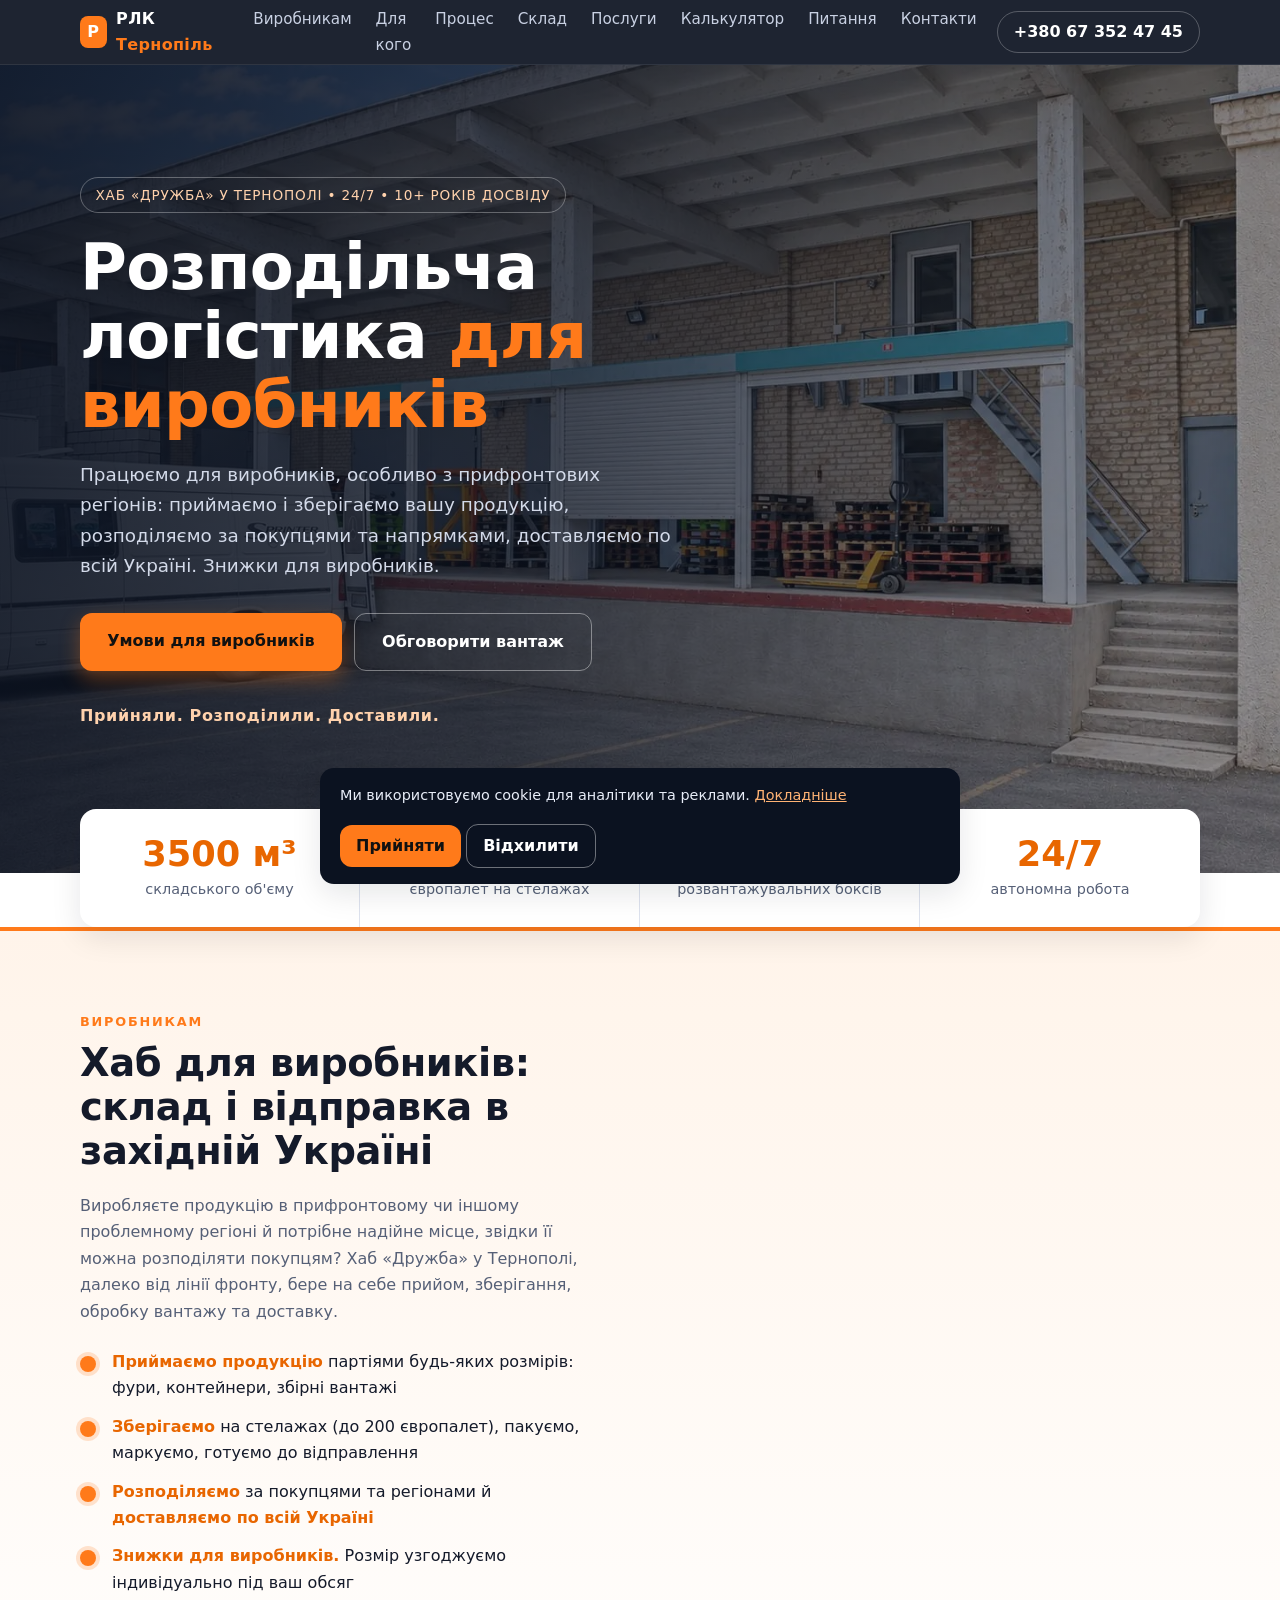
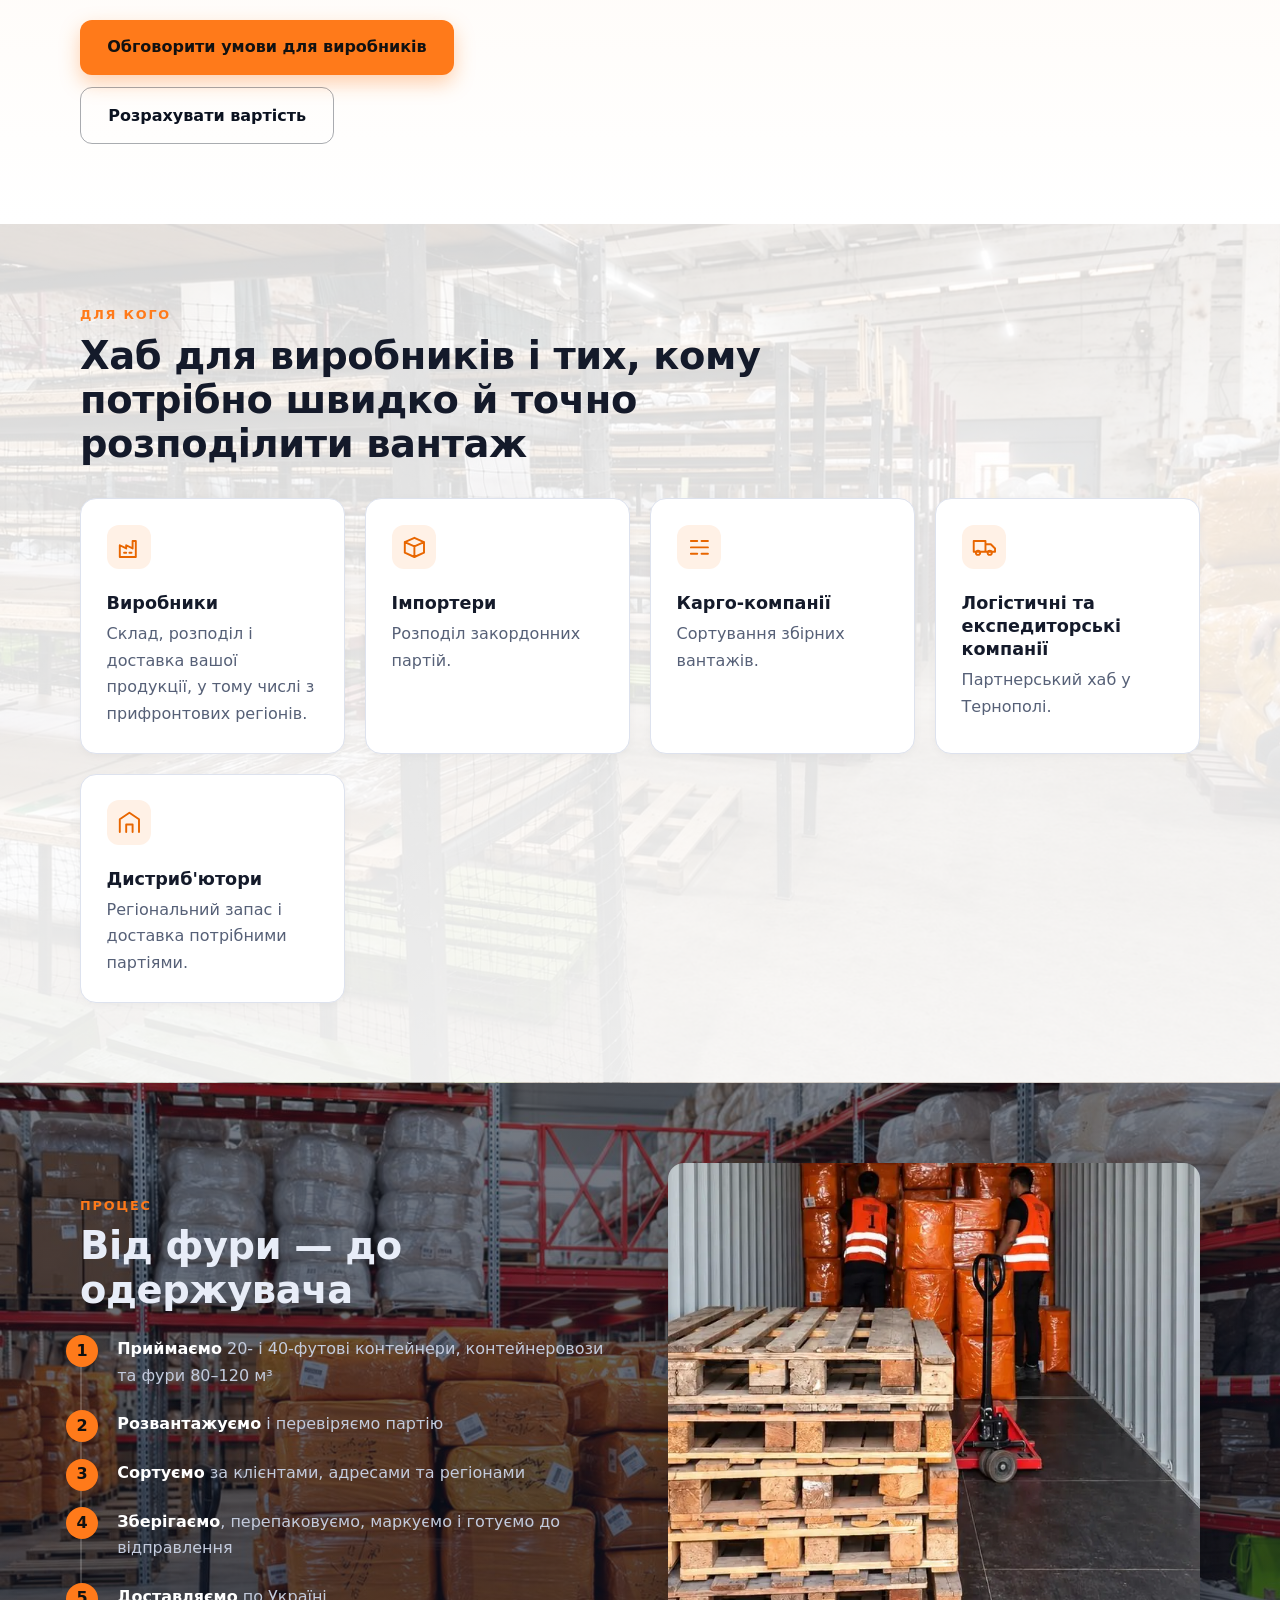
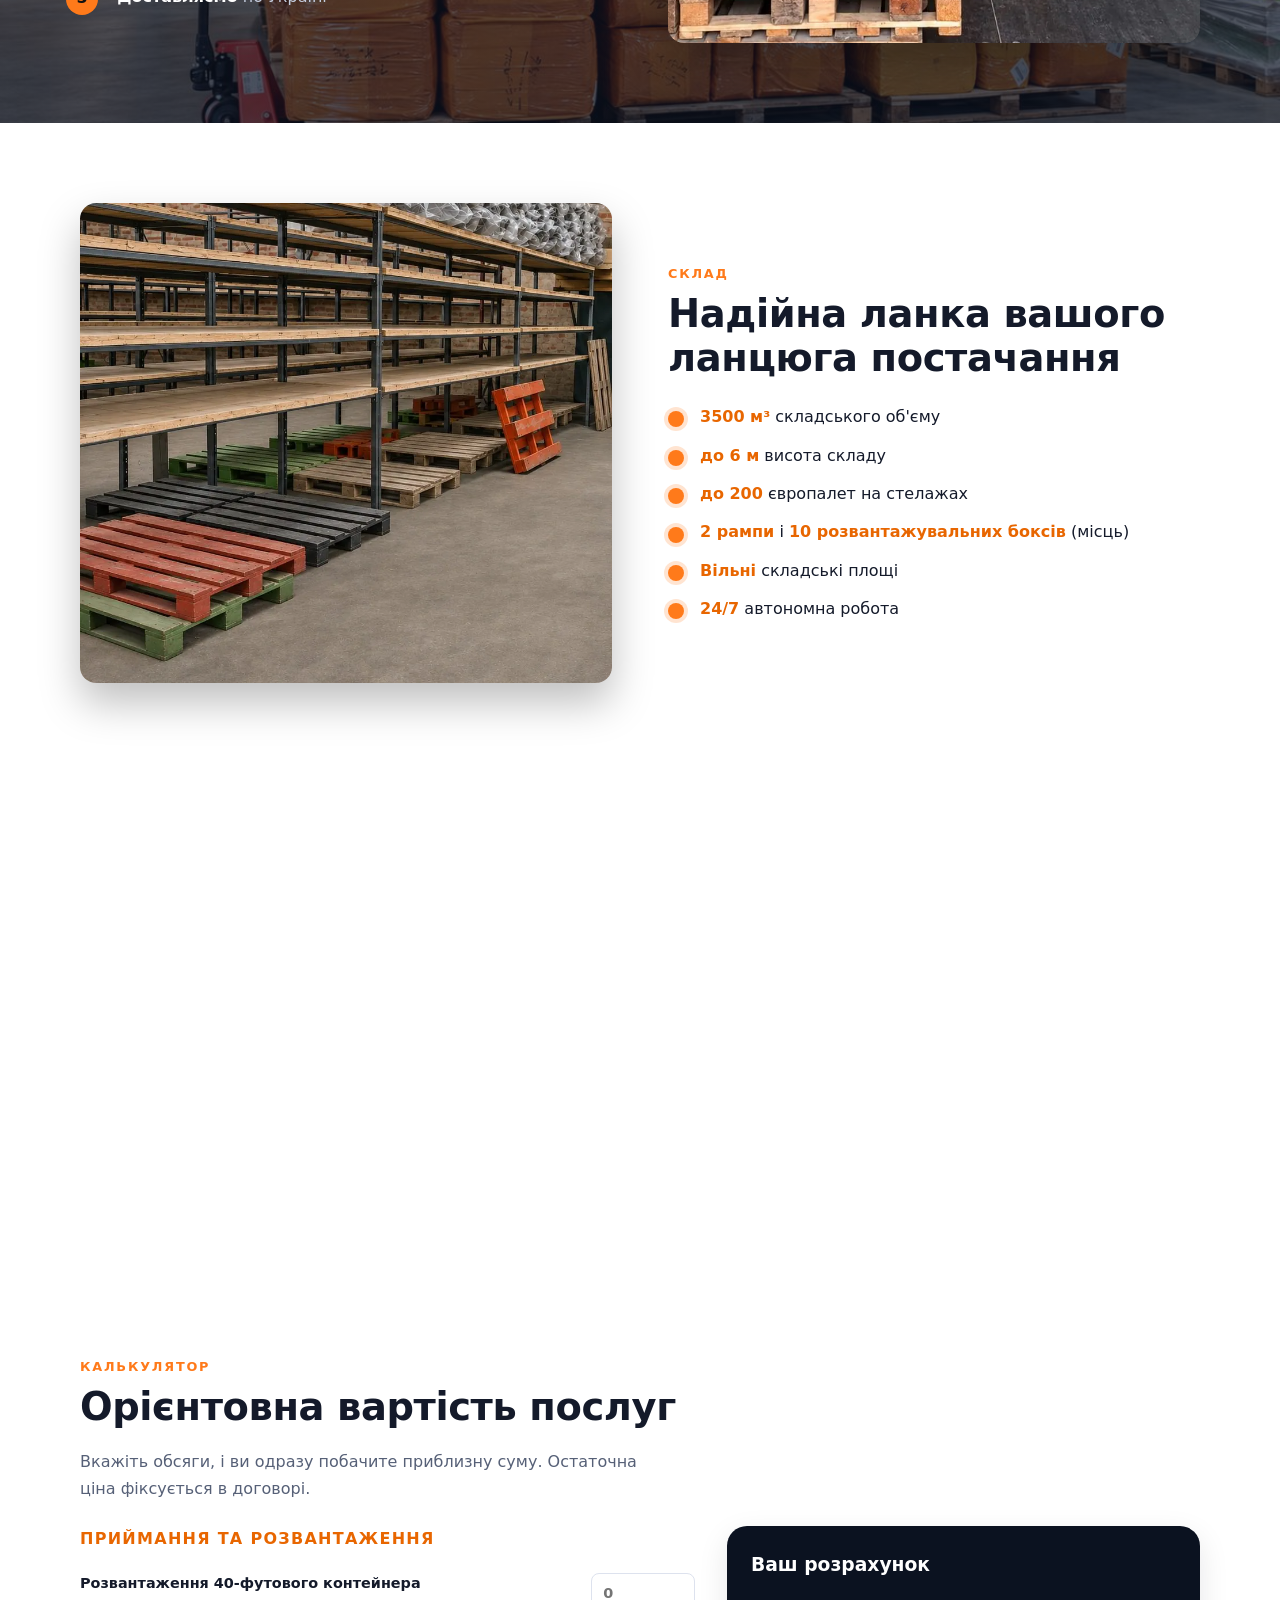
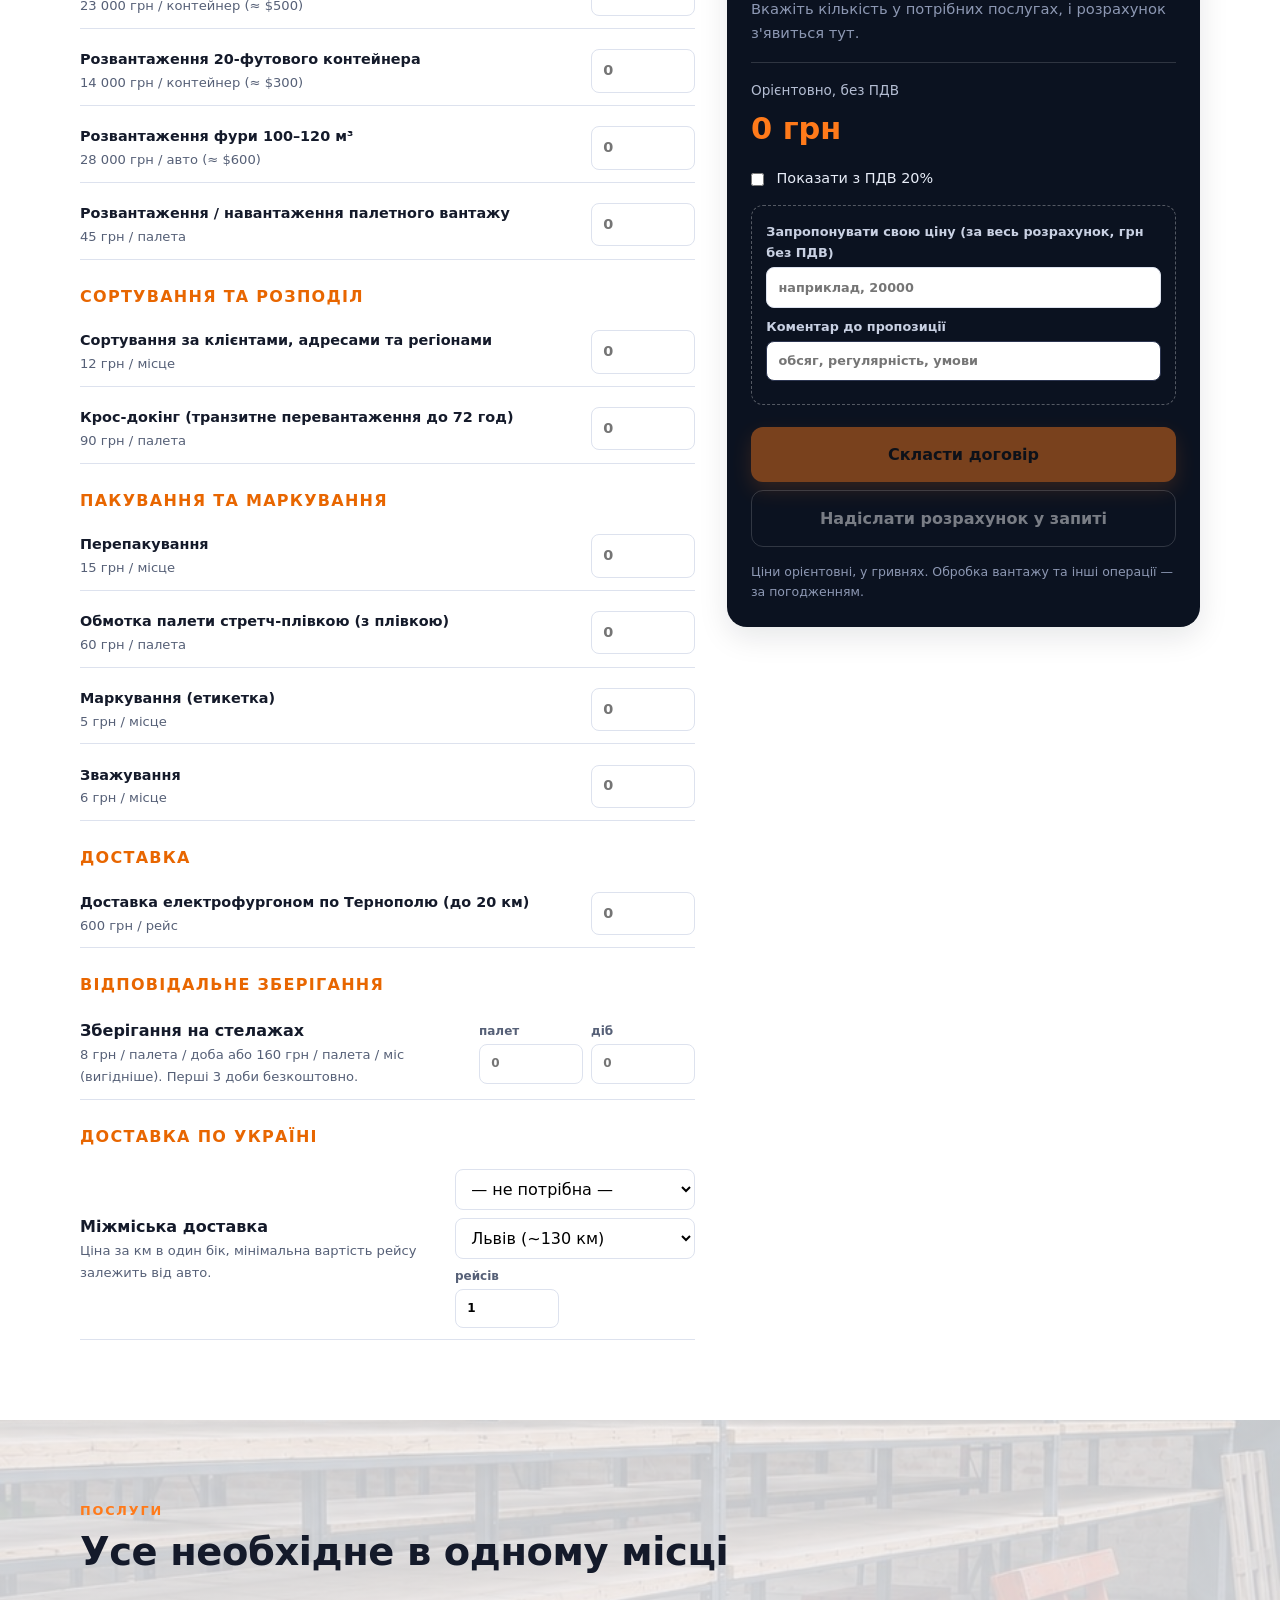
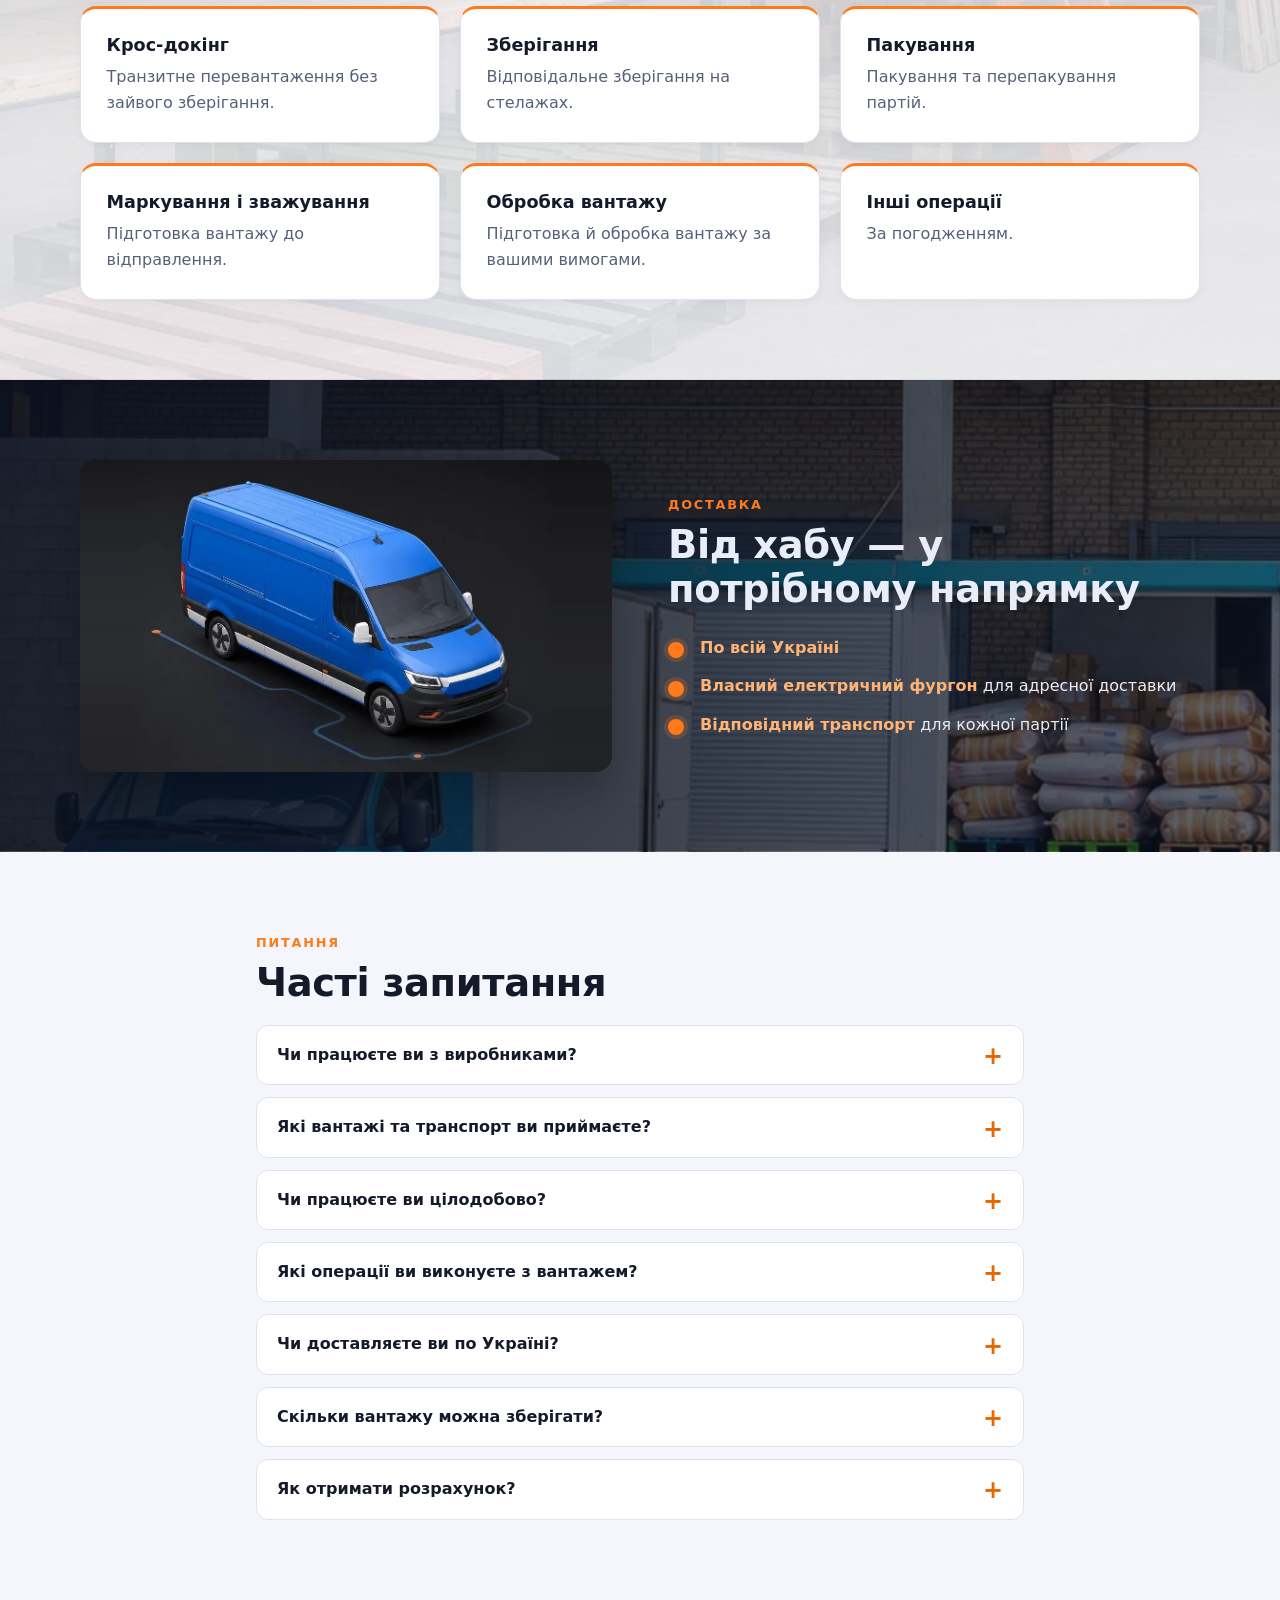
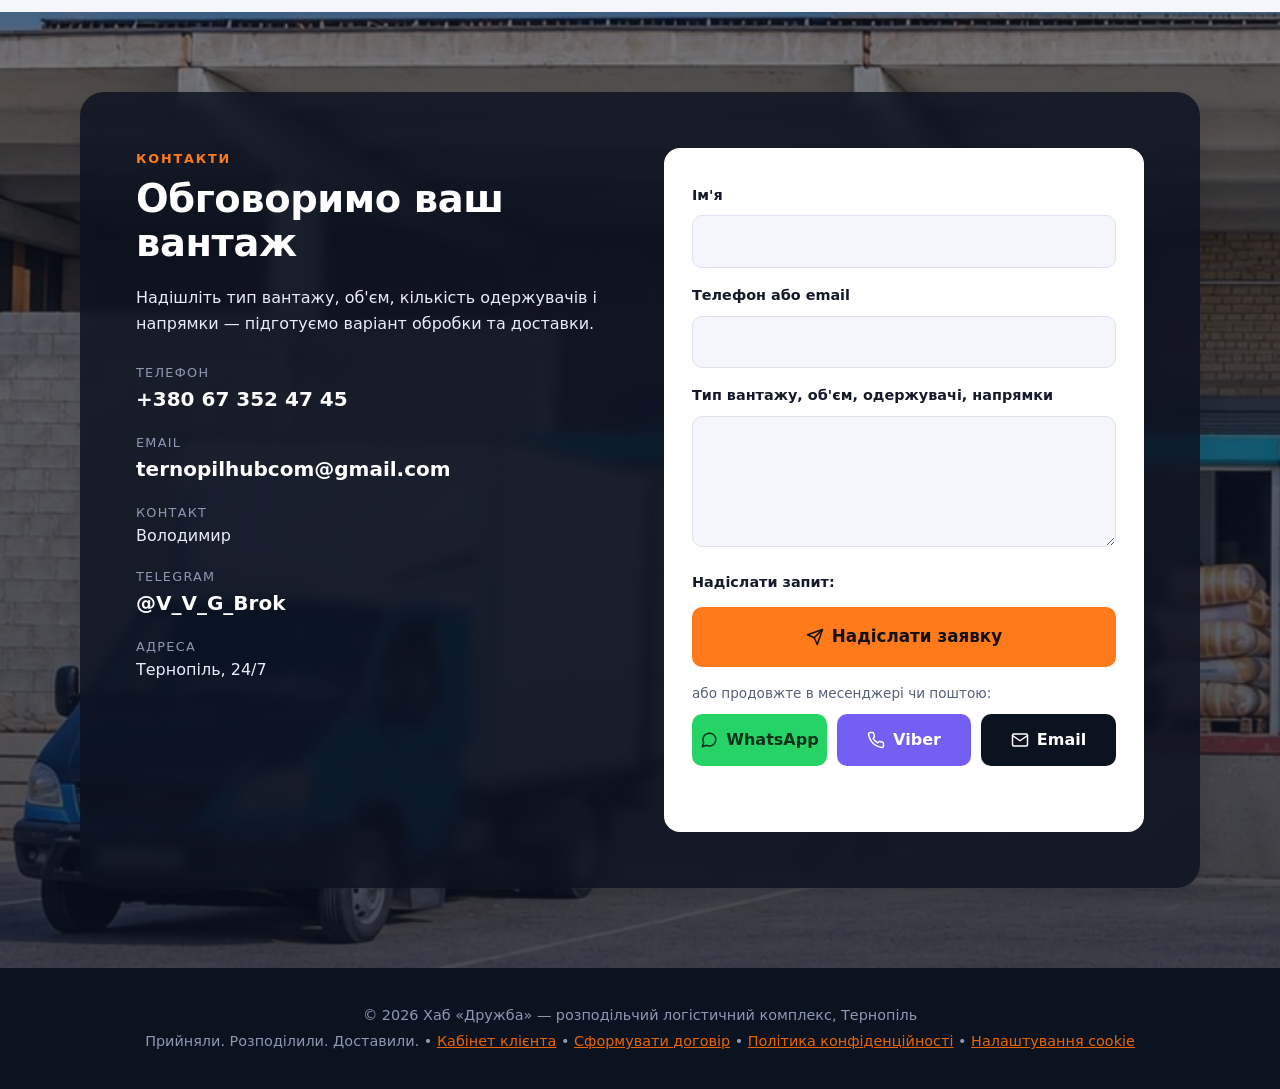
<file: index.html>
<!DOCTYPE html>
<html lang="uk">
<head>
  <meta charset="UTF-8">
  <meta name="viewport" content="width=device-width, initial-scale=1">
  <meta name="theme-color" content="#0b1220">
  <title>Хаб «Дружба» — розподільчий логістичний комплекс, Тернопіль</title>
  <meta name="description" content="Хаб «Дружба» у Тернополі: склад, розподіл і доставка по Україні для виробників, зокрема з прифронтових регіонів. Знижки для виробників. 24/7, 10+ років досвіду.">
  <meta property="og:title" content="Хаб «Дружба» — розподільчий логістичний комплекс, Тернопіль">
  <meta property="og:description" content="Прийняли. Розподілили. Доставили. Хаб у Тернополі, 24/7.">
  <meta property="og:type" content="website">
  <meta property="og:image" content="https://ternopil-hub.com/img/hub-ramp.jpg">
  <meta property="og:url" content="https://ternopil-hub.com/">
  <meta property="og:locale" content="uk_UA">
  <meta name="twitter:card" content="summary_large_image">
  <link rel="canonical" href="https://ternopil-hub.com/">
  <script type="application/ld+json">
  {"@context":"https://schema.org","@type":"LocalBusiness","name":"Хаб «Дружба» — розподільчий логістичний комплекс","description":"Логістика для виробників: прийом, зберігання, розподіл і доставка продукції по Україні. Хаб у Тернополі, 24/7.","url":"https://ternopil-hub.com/","telephone":"+380673524745","email":"ternopilhubcom@gmail.com","image":"https://ternopil-hub.com/img/hub-ramp.jpg","address":{"@type":"PostalAddress","addressLocality":"Тернопіль","addressCountry":"UA"},"openingHours":"Mo-Su 00:00-23:59","areaServed":"UA"}
  </script>
  <link rel="icon" href="data:image/svg+xml,%3Csvg xmlns='http://www.w3.org/2000/svg' viewBox='0 0 100 100'%3E%3Crect width='100' height='100' rx='20' fill='%23ff7a1a'/%3E%3Ctext x='50' y='68' font-size='56' text-anchor='middle' fill='white' font-family='Arial' font-weight='700'%3EР%3C/text%3E%3C/svg%3E">
  <link rel="icon" href="/favicon.ico" sizes="48x48">
  <link rel="preload" as="image" href="img/hub-ramp.webp" type="image/webp">
  <link rel="stylesheet" href="style.css?v=17">
  <script type="application/ld+json">{"@context": "https://schema.org", "@type": "FAQPage", "mainEntity": [{"@type": "Question", "name": "Чи працюєте ви з виробниками?", "acceptedAnswer": {"@type": "Answer", "text": "Так, виробники для нас на першому місці. Особливо підтримуємо виробників із прифронтових і проблемних регіонів: приймаємо продукцію, зберігаємо, обробляємо вантаж і доставляємо покупцям по Україні. Для виробників діють знижки, розмір узгоджуємо індивідуально."}}, {"@type": "Question", "name": "Які вантажі та транспорт ви приймаєте?", "acceptedAnswer": {"@type": "Answer", "text": "Приймаємо 20- і 40-футові контейнери, контейнеровози та фури 80–120 м³. Партії будь-яких розмірів."}}, {"@type": "Question", "name": "Чи працюєте ви цілодобово?", "acceptedAnswer": {"@type": "Answer", "text": "Так, хаб у Тернополі працює 24/7 в автономному режимі."}}, {"@type": "Question", "name": "Які операції ви виконуєте з вантажем?", "acceptedAnswer": {"@type": "Answer", "text": "Крос-докінг і транзитне перевантаження, відповідальне зберігання, пакування та перепакування, маркування і зважування, обробка вантажу. Інші операції — за погодженням."}}, {"@type": "Question", "name": "Чи доставляєте ви по Україні?", "acceptedAnswer": {"@type": "Answer", "text": "Так. Доставляємо по всій Україні: власний електричний фургон для адресної доставки та відповідний транспорт для кожної партії."}}, {"@type": "Question", "name": "Скільки вантажу можна зберігати?", "acceptedAnswer": {"@type": "Answer", "text": "Складський об'єм — 3500 м³, до 200 європалет на стелажах, висота складу до 6 м. Є вільні складські площі."}}, {"@type": "Question", "name": "Як отримати розрахунок?", "acceptedAnswer": {"@type": "Answer", "text": "Надішліть тип вантажу, об'єм, кількість одержувачів і напрямки через форму нижче, у WhatsApp, Viber, Telegram або по телефону +380 67 352 47 45. Підготуємо варіант обробки та доставки."}}]}</script>
</head>
<body>
  <a class="skip" href="#main">Перейти до змісту</a>

  <header class="site-header">
    <div class="container bar">
      <a class="logo" href="#top"><span class="mark">Р</span><span>РЛК <b>Тернопіль</b></span></a>
      <button class="burger" id="burger" type="button" aria-label="Меню" aria-expanded="false" aria-controls="menu"><span></span><span></span><span></span></button>
      <nav id="menu" aria-label="Основна навігація">
        <ul>
          <li><a href="#manufacturers">Виробникам</a></li>
          <li><a href="#about">Для кого</a></li>
          <li><a href="#process">Процес</a></li>
          <li><a href="#capacity">Склад</a></li>
          <li><a href="#services">Послуги</a></li>
          <li><a href="#calculator">Калькулятор</a></li>
          <li><a href="#faq">Питання</a></li>
          <li><a href="#contacts">Контакти</a></li>
        </ul>
      </nav>
      <a class="nav-phone" href="tel:+380673524745" data-track="call">+380 67 352 47 45</a>
    </div>
  </header>

  <main id="main">
    <section class="hero" id="top" aria-labelledby="hero-title">
      <div class="container hero-inner">
        <p class="eyebrow">Хаб «Дружба» у Тернополі &bull; 24/7 &bull; 10+ років досвіду</p>
        <h1 id="hero-title">Розподільча логістика <span>для виробників</span></h1>
        <p class="lead">Працюємо для виробників, особливо з прифронтових регіонів: приймаємо і зберігаємо вашу продукцію, розподіляємо за покупцями та напрямками, доставляємо по всій Україні. Знижки для виробників.</p>
        <div class="actions">
          <a class="btn" href="#manufacturers">Умови для виробників</a>
          <a class="btn ghost" href="#contacts">Обговорити вантаж</a>
        </div>
        <p class="slogan">Прийняли. Розподілили. Доставили.</p>
      </div>
    </section>

    <div class="container">
      <dl class="kpis" aria-label="Ключові показники">
        <div><dd>3500 м³</dd><dt>складського об'єму</dt></div>
        <div><dd>до 200</dd><dt>європалет на стелажах</dt></div>
        <div><dd>10</dd><dt>розвантажувальних боксів</dt></div>
        <div><dd>24/7</dd><dt>автономна робота</dt></div>
      </dl>
    </div>

    <section data-reveal class="section mfr" id="manufacturers" aria-labelledby="mfr-title">
      <div class="container split">
        <div>
          <p class="kicker">Виробникам</p>
          <h2 id="mfr-title">Хаб для виробників: склад і відправка в західній Україні</h2>
          <p class="sub">Виробляєте продукцію в прифронтовому чи іншому проблемному регіоні й потрібне надійне місце, звідки її можна розподіляти покупцям? Хаб «Дружба» у Тернополі, далеко від лінії фронту, бере на себе прийом, зберігання, обробку вантажу та доставку.</p>
          <ul class="facts">
            <li><b>Приймаємо продукцію</b> партіями будь-яких розмірів: фури, контейнери, збірні вантажі</li>
            <li><b>Зберігаємо</b> на стелажах (до 200 європалет), пакуємо, маркуємо, готуємо до відправлення</li>
            <li><b>Розподіляємо</b> за покупцями та регіонами й <b>доставляємо по всій Україні</b></li>
            <li><b>Знижки для виробників.</b> Розмір узгоджуємо індивідуально під ваш обсяг</li>
          </ul>
          <div class="actions">
            <a class="btn" href="#contacts">Обговорити умови для виробників</a>
            <a class="btn ghost" href="#calculator">Розрахувати вартість</a>
          </div>
        </div>
      </div>
    </section>

    <section data-reveal class="section bg bg-container" id="about" aria-labelledby="about-title">
      <div class="container">
        <p class="kicker">Для кого</p>
        <h2 id="about-title">Хаб для виробників і тих, кому потрібно швидко й точно розподілити вантаж</h2>
        <ol class="grid audience">
          <li class="card">
            <svg class="icon" viewBox="0 0 24 24" aria-hidden="true"><path d="M3 21V10l6 3V10l6 3V6h3v15zM7 17h2m3 0h2"/></svg>
            <h3>Виробники</h3><p>Склад, розподіл і доставка вашої продукції, у тому числі з прифронтових регіонів.</p></li>
          <li class="card">
            <svg class="icon" viewBox="0 0 24 24" aria-hidden="true"><path d="M3 7l9-4 9 4v10l-9 4-9-4zM3 7l9 4m0 10V11m9-4l-9 4"/></svg>
            <h3>Імпортери</h3><p>Розподіл закордонних партій.</p></li>
          <li class="card">
            <svg class="icon" viewBox="0 0 24 24" aria-hidden="true"><path d="M4 6h6M4 12h16M4 18h6M14 6h6M14 18h6"/></svg>
            <h3>Карго-компанії</h3><p>Сортування збірних вантажів.</p></li>
          <li class="card">
            <svg class="icon" viewBox="0 0 24 24" aria-hidden="true"><path d="M2 6h11v10H2zM13 9h5l4 4v3h-9zM6 19a2 2 0 100-4 2 2 0 000 4zm11 0a2 2 0 100-4 2 2 0 000 4z"/></svg>
            <h3>Логістичні та експедиторські компанії</h3><p>Партнерський хаб у Тернополі.</p></li>
          <li class="card">
            <svg class="icon" viewBox="0 0 24 24" aria-hidden="true"><path d="M3 21V9l9-6 9 6v12M9 21v-7h6v7"/></svg>
            <h3>Дистриб'ютори</h3><p>Регіональний запас і доставка потрібними партіями.</p></li>
        </ol>
      </div>
    </section>

    <section data-reveal class="section dark bg bg-truck" id="process" aria-labelledby="process-title">
      <div class="container split">
        <div>
          <p class="kicker">Процес</p>
          <h2 id="process-title">Від фури — до одержувача</h2>
          <ol class="timeline">
            <li><b>Приймаємо</b> 20- і 40-футові контейнери, контейнеровози та фури 80–120&nbsp;м³</li>
            <li><b>Розвантажуємо</b> і перевіряємо партію</li>
            <li><b>Сортуємо</b> за клієнтами, адресами та регіонами</li>
            <li><b>Зберігаємо</b>, перепаковуємо, маркуємо і готуємо до відправлення</li>
            <li><b>Доставляємо</b> по Україні</li>
          </ol>
        </div>
        <picture><source type="image/webp" srcset="img/hub-container.webp"><img class="shot" src="img/hub-container.jpg" alt="Розвантаження 40-футового контейнера з вантажем на палетах" loading="lazy" width="719" height="1304"></picture>
      </div>
    </section>

    <section data-reveal class="section" id="capacity" aria-labelledby="capacity-title">
      <div class="container split rev">
        <picture><source type="image/webp" srcset="img/hub-shelves2.webp"><img class="shot" src="img/hub-shelves2.jpg" alt="Склад: стелажі, палети та вільні складські площі" loading="lazy" width="924" height="1086"></picture>
        <div>
          <p class="kicker">Склад</p>
          <h2 id="capacity-title">Надійна ланка вашого ланцюга постачання</h2>
          <ul class="facts">
            <li><b>3500 м³</b> складського об'єму</li>
            <li><b>до 6 м</b> висота складу</li>
            <li><b>до 200</b> європалет на стелажах</li>
            <li><b>2 рампи</b> і <b>10 розвантажувальних боксів</b> (місць)</li>
            <li><b>Вільні</b> складські площі</li>
            <li><b>24/7</b> автономна робота</li>
          </ul>
        </div>
      </div>
    </section>

    <section data-reveal class="section alt" id="gallery" aria-labelledby="gallery-title">
      <div class="container">
        <p class="kicker">Фото хабу</p>
        <h2 id="gallery-title">Так виглядає хаб «Дружба»</h2>
        <ul class="gallery">
          <li><picture><source type="image/webp" srcset="img/hub-shelves.webp"><img src="img/hub-shelves.jpg" alt="Склад зі стелажами та вантажем на палетах" loading="lazy" width="1448" height="848"></picture></li>
          <li><picture><source type="image/webp" srcset="img/hub-ramp.webp"><img src="img/hub-ramp.jpg" alt="Рампа і розвантажувальні бокси хабу" loading="lazy" width="1448" height="934"></picture></li>
          <li><picture><source type="image/webp" srcset="img/hub-truck.webp"><img src="img/hub-truck.jpg" alt="Вантажний автомобіль біля рампи" loading="lazy" width="753" height="941"></picture></li>
          <li><picture><source type="image/webp" srcset="img/warehouse.webp"><img src="img/warehouse.jpg" alt="Склад: стелажі та вантаж на палетах" loading="lazy" width="1200" height="900"></picture></li>
        </ul>
      </div>
    </section>

    <section data-reveal class="section" id="calculator" aria-labelledby="calc-title">
      <div class="container">
        <p class="kicker">Калькулятор</p>
        <h2 id="calc-title">Орієнтовна вартість послуг</h2>
        <p class="sub">Вкажіть обсяги, і ви одразу побачите приблизну суму. Остаточна ціна фіксується в договорі.</p>
        <div id="calc"></div>
      </div>
    </section>

    <section data-reveal class="section alt bg bg-warehouse" id="services" aria-labelledby="services-title">
      <div class="container">
        <p class="kicker">Послуги</p>
        <h2 id="services-title">Усе необхідне в одному місці</h2>
        <ul class="grid services">
          <li class="card"><h3>Крос-докінг</h3><p>Транзитне перевантаження без зайвого зберігання.</p></li>
          <li class="card"><h3>Зберігання</h3><p>Відповідальне зберігання на стелажах.</p></li>
          <li class="card"><h3>Пакування</h3><p>Пакування та перепакування партій.</p></li>
          <li class="card"><h3>Маркування і зважування</h3><p>Підготовка вантажу до відправлення.</p></li>
          <li class="card"><h3>Обробка вантажу</h3><p>Підготовка й обробка вантажу за вашими вимогами.</p></li>
          <li class="card"><h3>Інші операції</h3><p>За погодженням.</p></li>
        </ul>
      </div>
    </section>

    <section data-reveal class="section dark bg bg-van" id="delivery" aria-labelledby="delivery-title">
      <div class="container split rev">
        <picture><source type="image/webp" srcset="img/hub-van.webp"><img class="shot" src="img/hub-van.jpg" alt="Власний електричний фургон для адресної доставки" loading="lazy" width="1115" height="653"></picture>
        <div>
          <p class="kicker">Доставка</p>
          <h2 id="delivery-title">Від хабу — у потрібному напрямку</h2>
          <ul class="facts">
            <li><b>По всій Україні</b></li>
            <li><b>Власний електричний фургон</b> для адресної доставки</li>
            <li><b>Відповідний транспорт</b> для кожної партії</li>
          </ul>
        </div>
      </div>
    </section>

    <section data-reveal class="section alt" id="faq" aria-labelledby="faq-title">
      <div class="container narrow">
        <p class="kicker">Питання</p>
        <h2 id="faq-title">Часті запитання</h2>
        <details class="qa"><summary>Чи працюєте ви з виробниками?</summary><p>Так, виробники для нас на першому місці. Особливо підтримуємо виробників із прифронтових і проблемних регіонів: приймаємо продукцію, зберігаємо, обробляємо вантаж і доставляємо покупцям по Україні. Для виробників діють знижки, розмір узгоджуємо індивідуально.</p></details>
        <details class="qa"><summary>Які вантажі та транспорт ви приймаєте?</summary><p>Приймаємо 20- і 40-футові контейнери, контейнеровози та фури 80–120 м³. Партії будь-яких розмірів.</p></details>
          <details class="qa"><summary>Чи працюєте ви цілодобово?</summary><p>Так, хаб у Тернополі працює 24/7 в автономному режимі.</p></details>
          <details class="qa"><summary>Які операції ви виконуєте з вантажем?</summary><p>Крос-докінг і транзитне перевантаження, відповідальне зберігання, пакування та перепакування, маркування і зважування, обробка вантажу. Інші операції — за погодженням.</p></details>
          <details class="qa"><summary>Чи доставляєте ви по Україні?</summary><p>Так. Доставляємо по всій Україні: власний електричний фургон для адресної доставки та відповідний транспорт для кожної партії.</p></details>
          <details class="qa"><summary>Скільки вантажу можна зберігати?</summary><p>Складський об'єм — 3500 м³, до 200 європалет на стелажах, висота складу до 6 м. Є вільні складські площі.</p></details>
          <details class="qa"><summary>Як отримати розрахунок?</summary><p>Надішліть тип вантажу, об'єм, кількість одержувачів і напрямки через форму нижче, у WhatsApp, Viber, Telegram або по телефону +380 67 352 47 45. Підготуємо варіант обробки та доставки.</p></details>
          
      </div>
    </section>

    <section data-reveal class="section bg bg-contact" id="contacts" aria-labelledby="contacts-title">
      <div class="container contact-box">
        <div>
          <p class="kicker">Контакти</p>
          <h2 id="contacts-title">Обговоримо ваш вантаж</h2>
          <p>Надішліть тип вантажу, об'єм, кількість одержувачів і напрямки — підготуємо варіант обробки та доставки.</p>
          <ul class="contact-list">
            <li><span>Телефон</span><a href="tel:+380673524745" data-track="call">+380 67 352 47 45</a></li>
            <li><span>Email</span><a href="mailto:ternopilhubcom@gmail.com" data-track="email">ternopilhubcom@gmail.com</a></li>
            <li><span>Контакт</span>Володимир</li>
            <li><span>Telegram</span><a href="https://t.me/V_V_G_Brok" target="_blank" rel="noopener" data-track="telegram">@V_V_G_Brok</a></li>
            <li><span>Адреса</span>Тернопіль, 24/7</li>
          </ul>
        </div>
        <form id="contact-form" novalidate>
          <label for="name">Ім'я</label>
          <input id="name" name="name" type="text" autocomplete="name" required>
          <label for="contact">Телефон або email</label>
          <input id="contact" name="contact" type="text" autocomplete="email" required>
          <label for="message">Тип вантажу, об'єм, одержувачі, напрямки</label>
          <textarea id="message" name="message" rows="4" required></textarea>
          <input type="text" name="website" tabindex="-1" autocomplete="off" aria-hidden="true" style="position:absolute;left:-9999px">
          <p class="send-title">Надіслати запит:</p>
          <div class="send-btns">
            <button class="send tg" type="button" data-channel="telegram" hidden><svg class="si" width="18" height="18" viewBox="0 0 24 24" aria-hidden="true"><path d="M22 2 11 13"/><path d="M22 2 15 22l-4-9-9-4z"/></svg><span>Надіслати заявку</span></button>
            <p class="send-alt" hidden>або продовжте в месенджері чи поштою:</p>
            <button class="send wa" type="button" data-channel="whatsapp"><svg class="si" width="18" height="18" viewBox="0 0 24 24" aria-hidden="true"><path d="M21 11.5a8.4 8.4 0 0 1-.9 3.8 8.5 8.5 0 0 1-7.6 4.7 8.4 8.4 0 0 1-3.8-.9L3 21l1.9-5.7a8.4 8.4 0 0 1-.9-3.8 8.5 8.5 0 0 1 4.7-7.6 8.4 8.4 0 0 1 3.8-.9h.5a8.5 8.5 0 0 1 8 8z"/></svg><span>WhatsApp</span></button>
            <button class="send vb" type="button" data-channel="viber"><svg class="si" width="18" height="18" viewBox="0 0 24 24" aria-hidden="true"><path d="M22 16.9v3a2 2 0 0 1-2.2 2 19.8 19.8 0 0 1-8.6-3.1 19.5 19.5 0 0 1-6-6A19.8 19.8 0 0 1 2.1 4.2 2 2 0 0 1 4.1 2h3a2 2 0 0 1 2 1.7c.1 1 .4 1.9.7 2.8a2 2 0 0 1-.5 2.1L8.1 9.9a16 16 0 0 0 6 6l1.3-1.3a2 2 0 0 1 2.1-.5c.9.3 1.8.6 2.8.7a2 2 0 0 1 1.7 2z"/></svg><span>Viber</span></button>
            <button class="send em" type="button" data-channel="email"><svg class="si" width="18" height="18" viewBox="0 0 24 24" aria-hidden="true"><path d="M4 4h16a2 2 0 0 1 2 2v12a2 2 0 0 1-2 2H4a2 2 0 0 1-2-2V6a2 2 0 0 1 2-2z"/><path d="m22 6-10 7L2 6"/></svg><span>Email</span></button>
          </div>
          <p class="form-status" id="form-status" role="status" aria-live="polite"></p>
        </form>
      </div>
    </section>
  </main>

  <footer class="site-footer">
    <div class="container">
      <p>&copy; <span id="year">2026</span> Хаб «Дружба» — розподільчий логістичний комплекс, Тернопіль</p>
      <p>Прийняли. Розподілили. Доставили. &bull; <a href="cabinet.html">Кабінет клієнта</a> &bull; <a href="contract.html">Сформувати договір</a> &bull; <a href="privacy.html">Політика конфіденційності</a> &bull; <a href="#" data-cookie-settings>Налаштування cookie</a></p>
    </div>
  </footer>

  <div class="fab" aria-label="Швидкий зв'язок">
    <a class="fab-call" href="tel:+380673524745" data-track="call">Подзвонити</a>
    <a class="fab-wa" href="https://wa.me/380673524745" target="_blank" rel="noopener" data-track="whatsapp">WhatsApp</a>
  </div>

  </div>

  <script src="prices.js?v=15"></script>
  <script src="calc-core.js?v=15"></script>
  <script src="calc.js?v=14"></script>
  <script src="analytics.js?v=1"></script>
  <script src="script.js?v=17"></script>
</body>
</html>
</file>
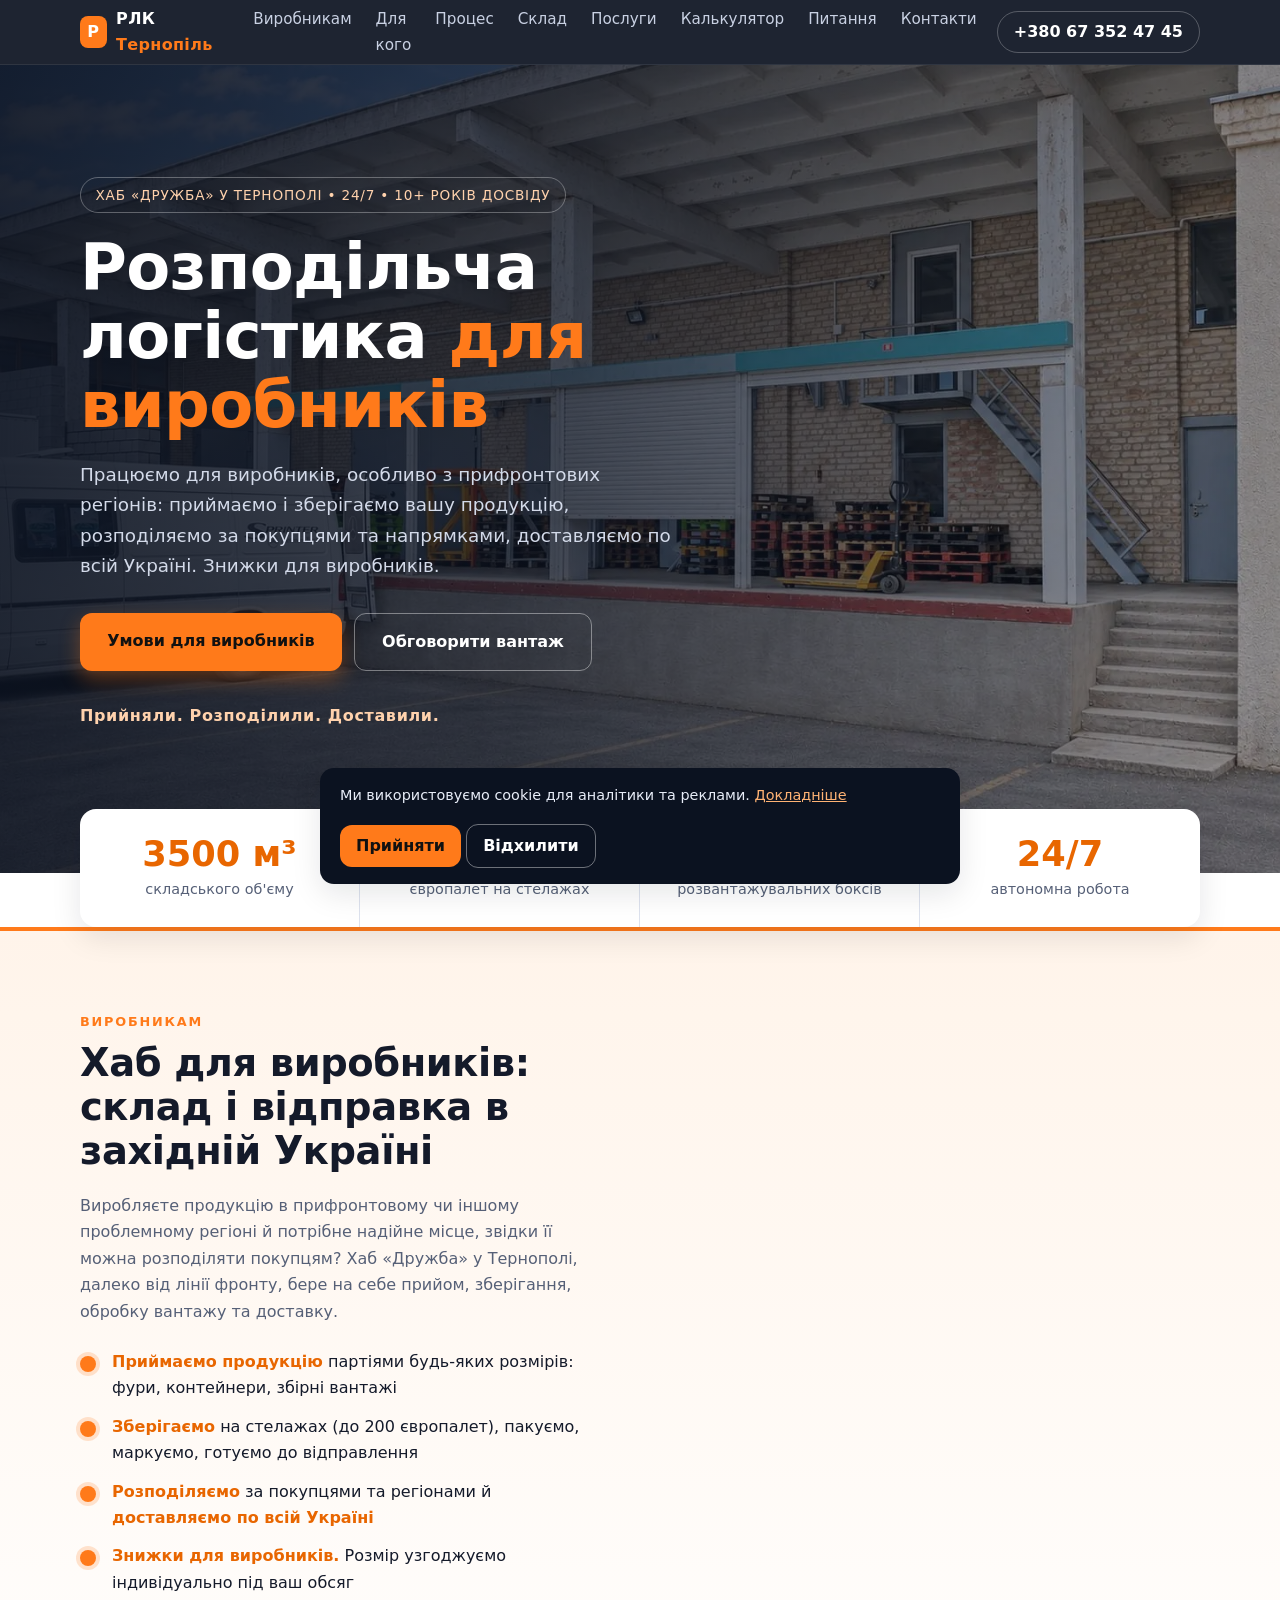
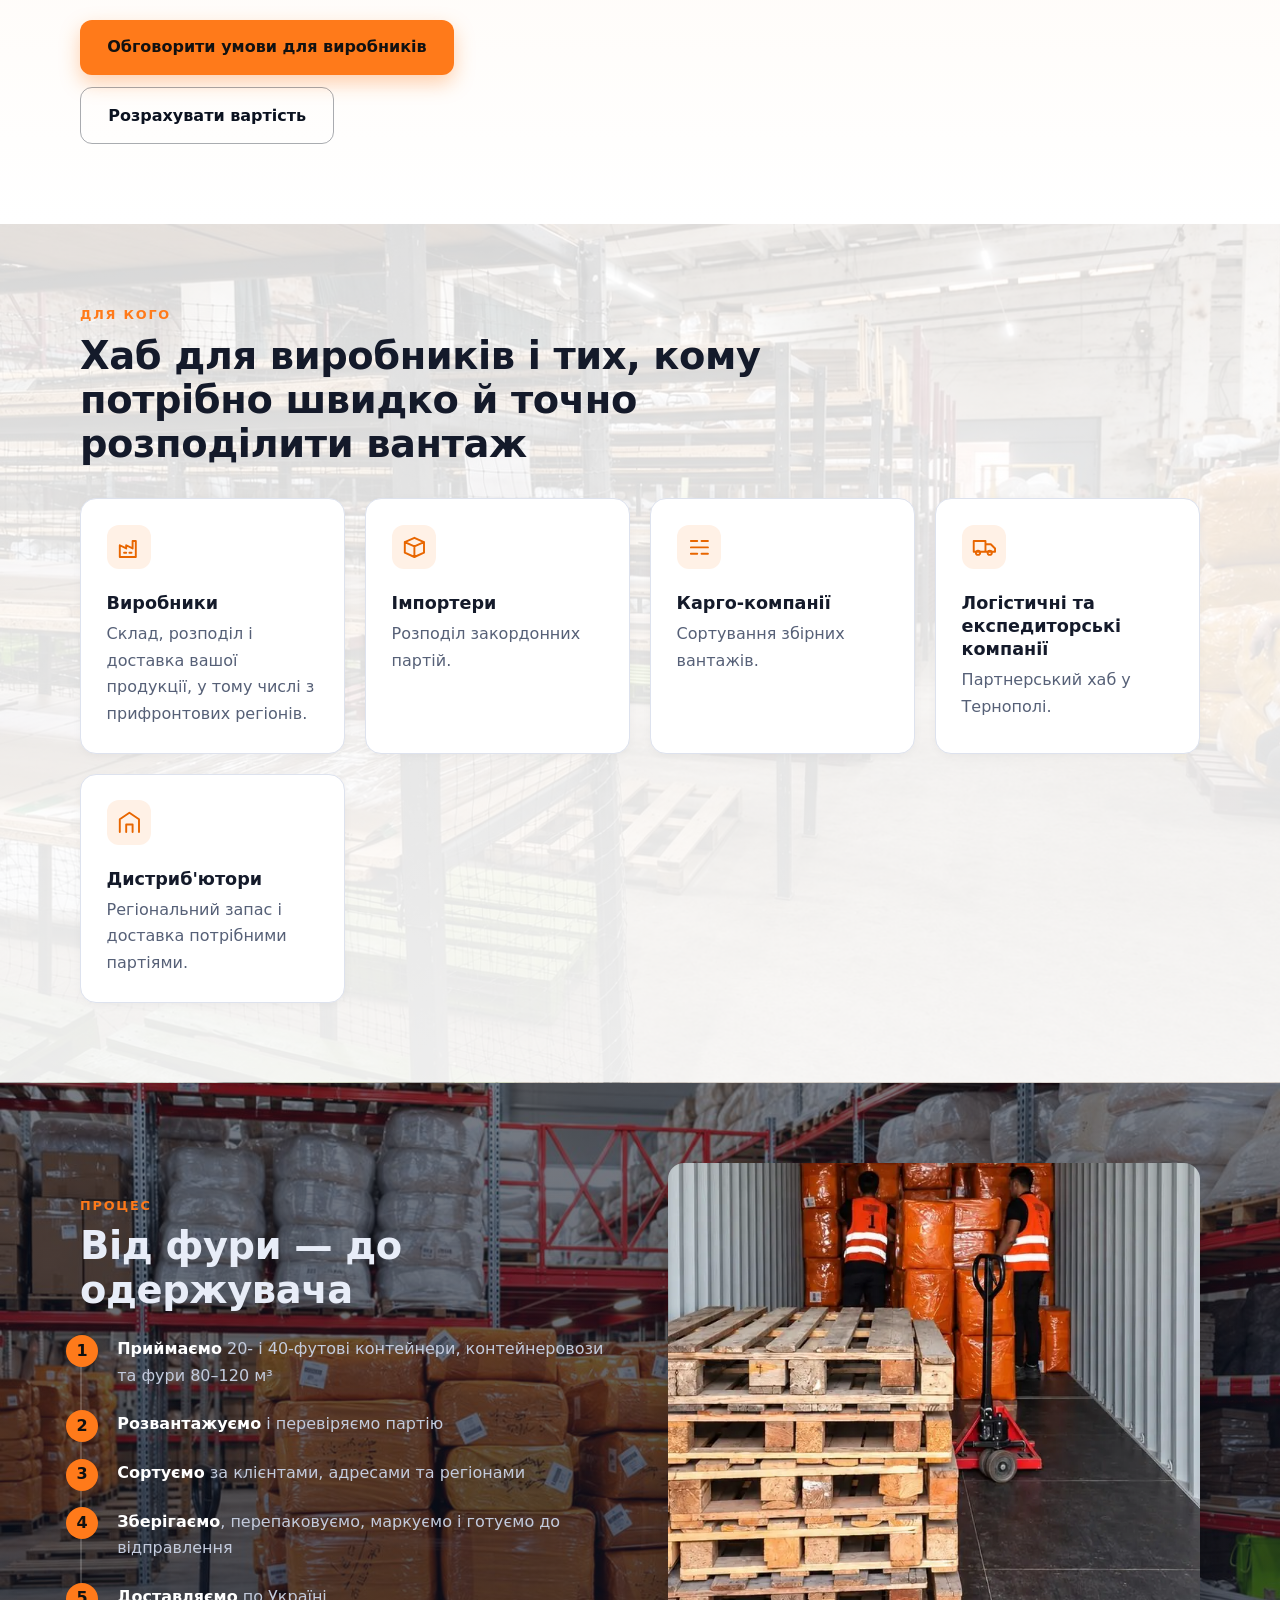
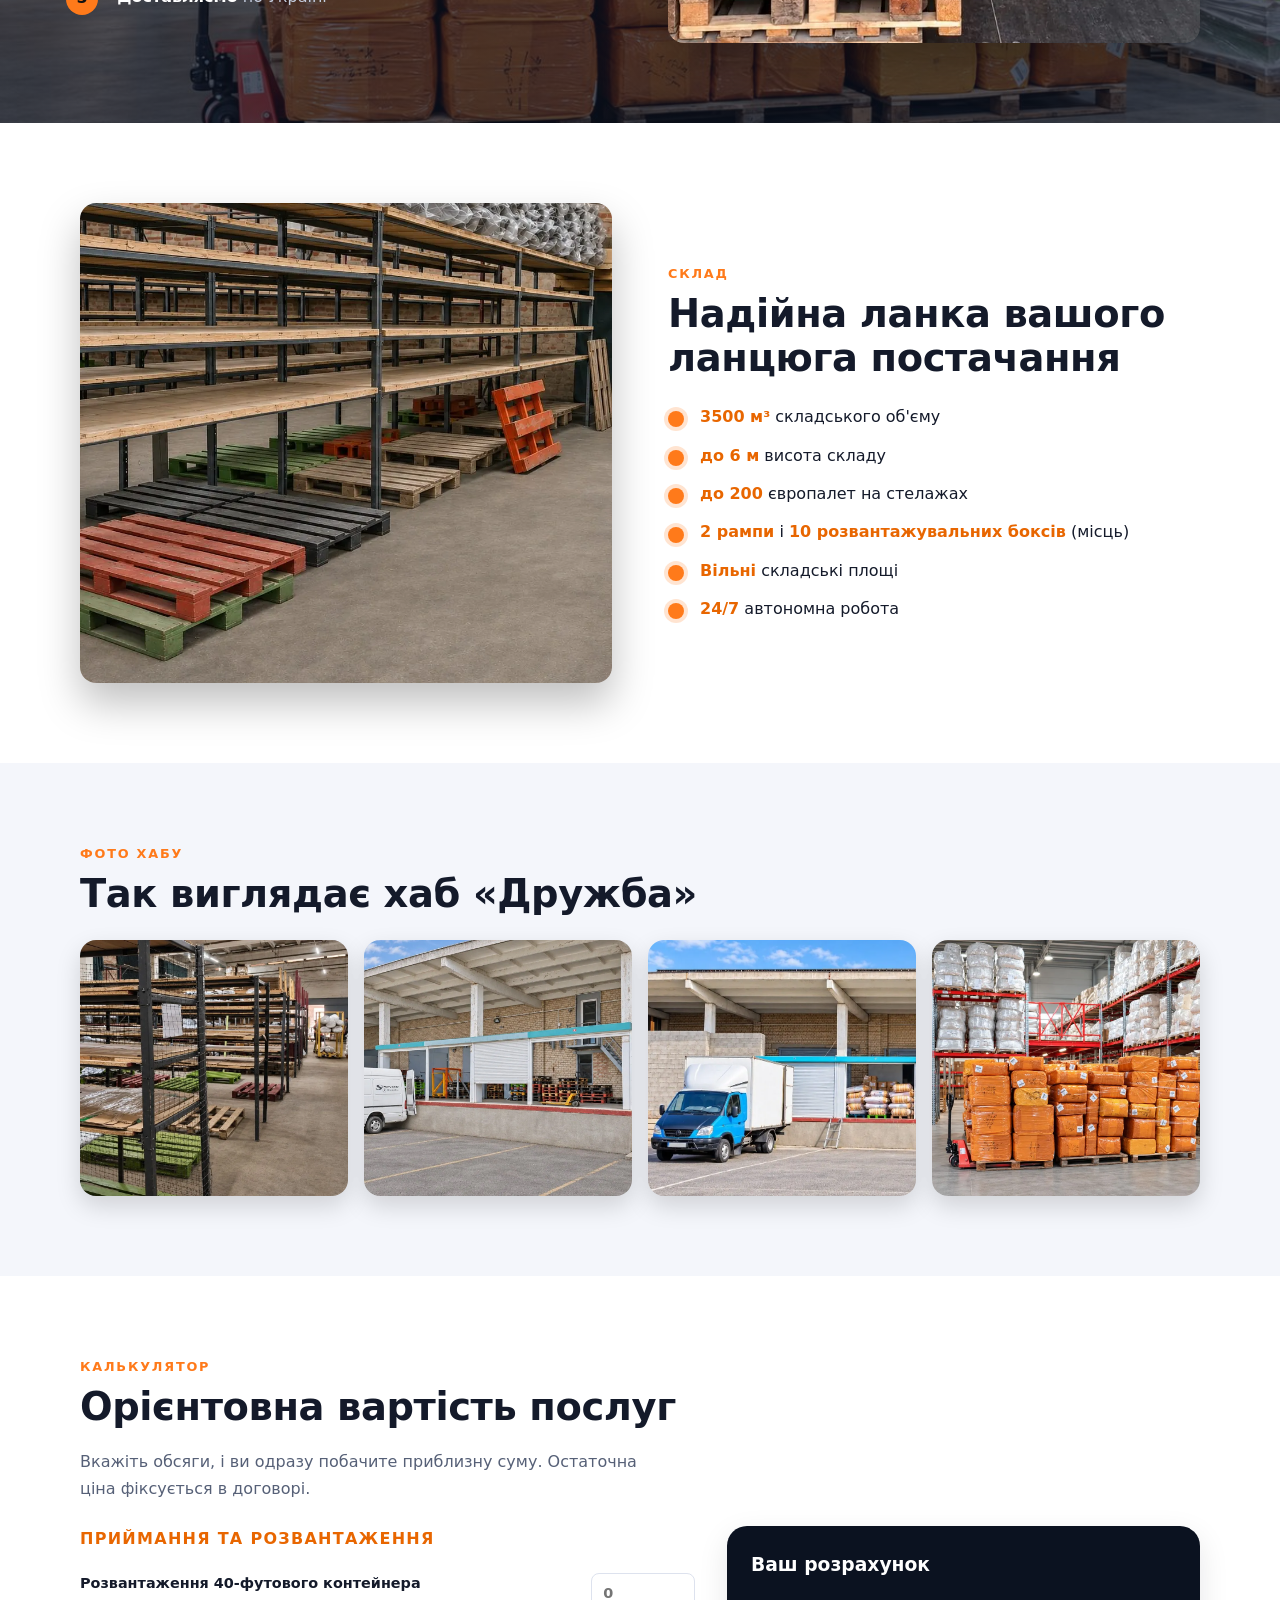
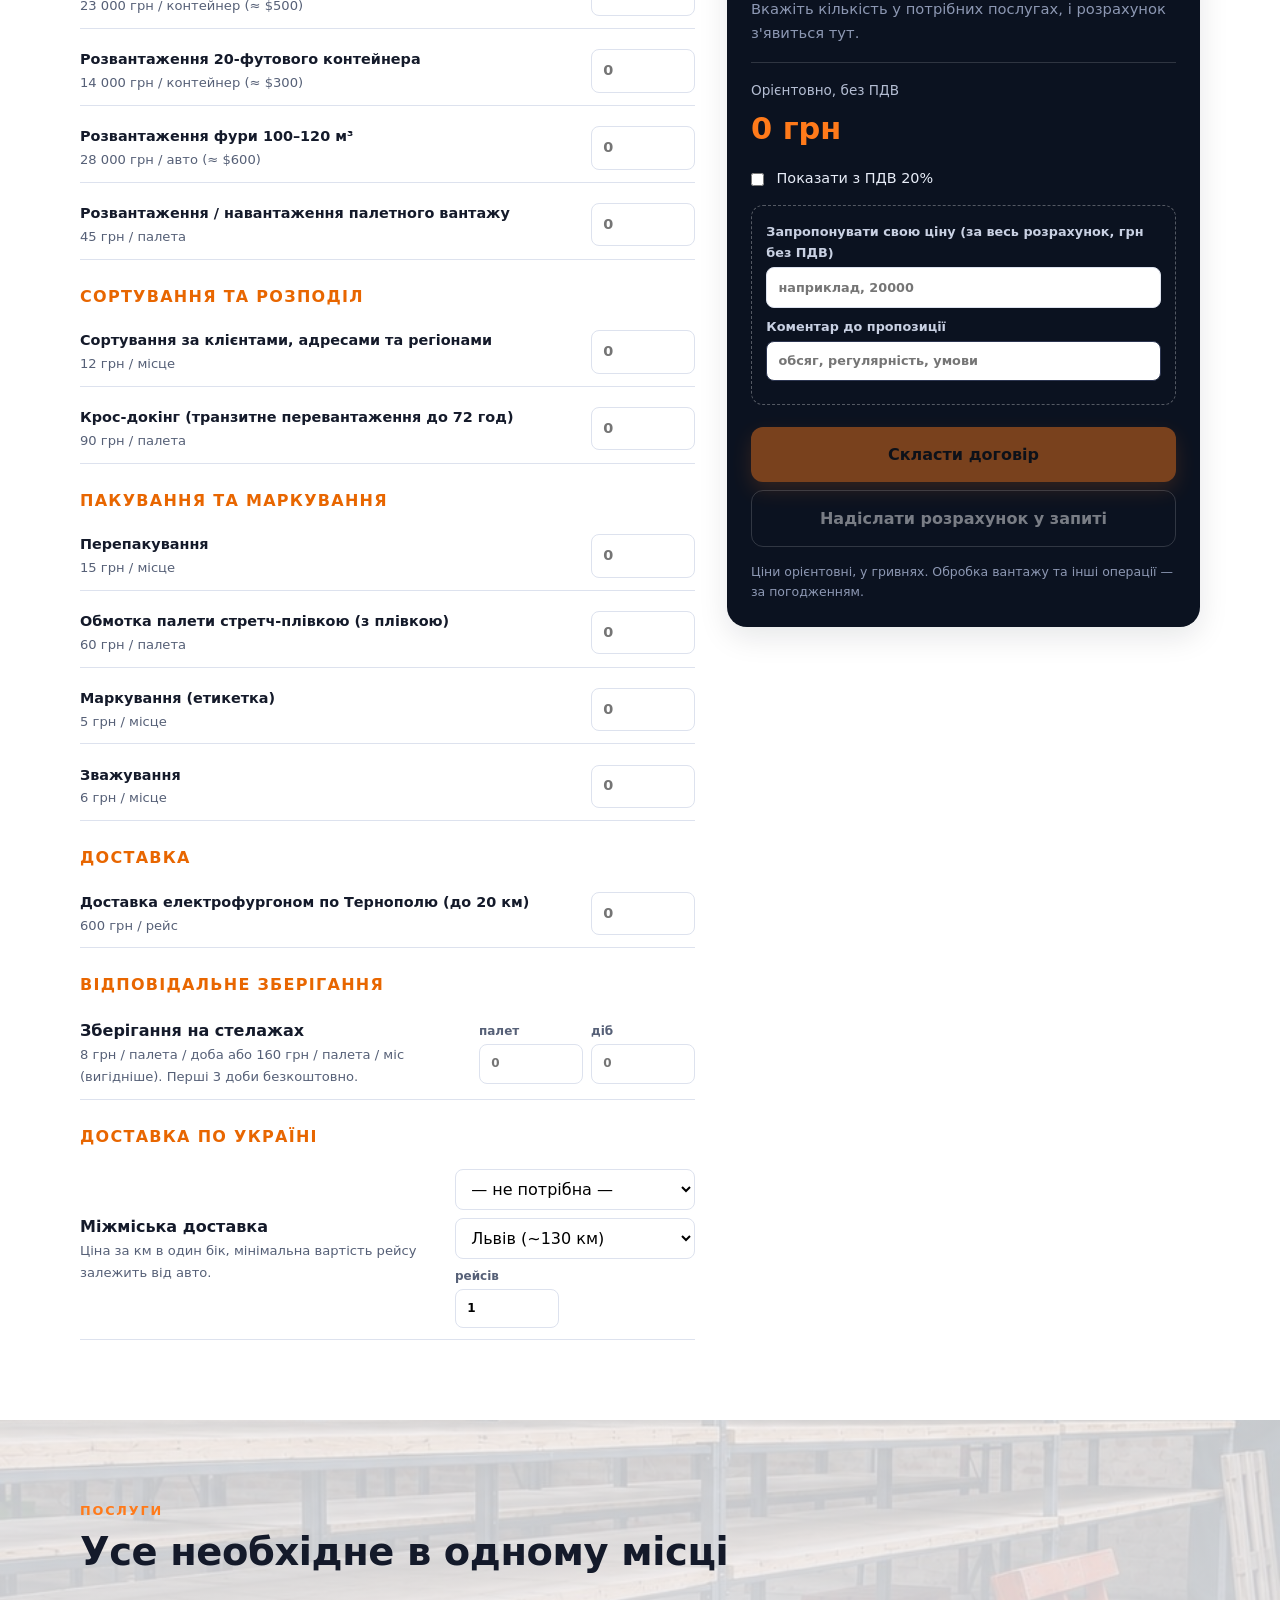
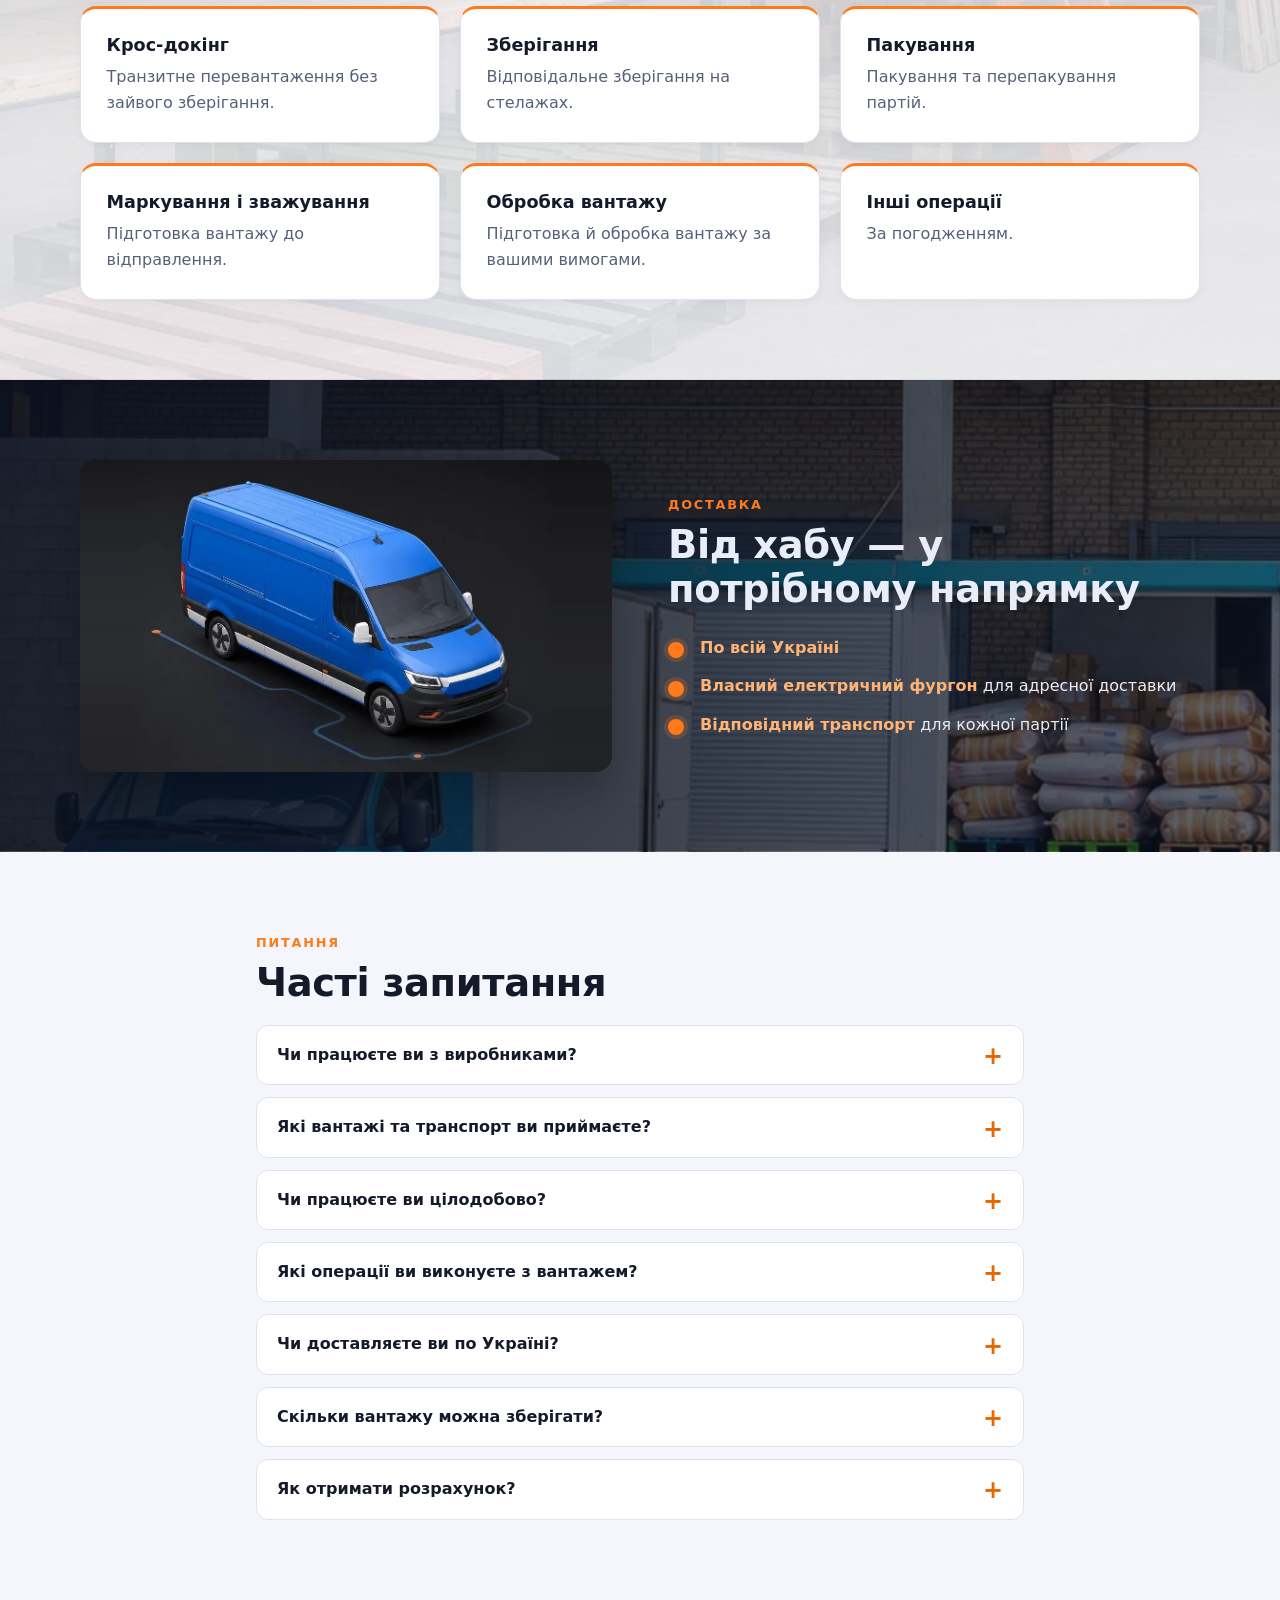
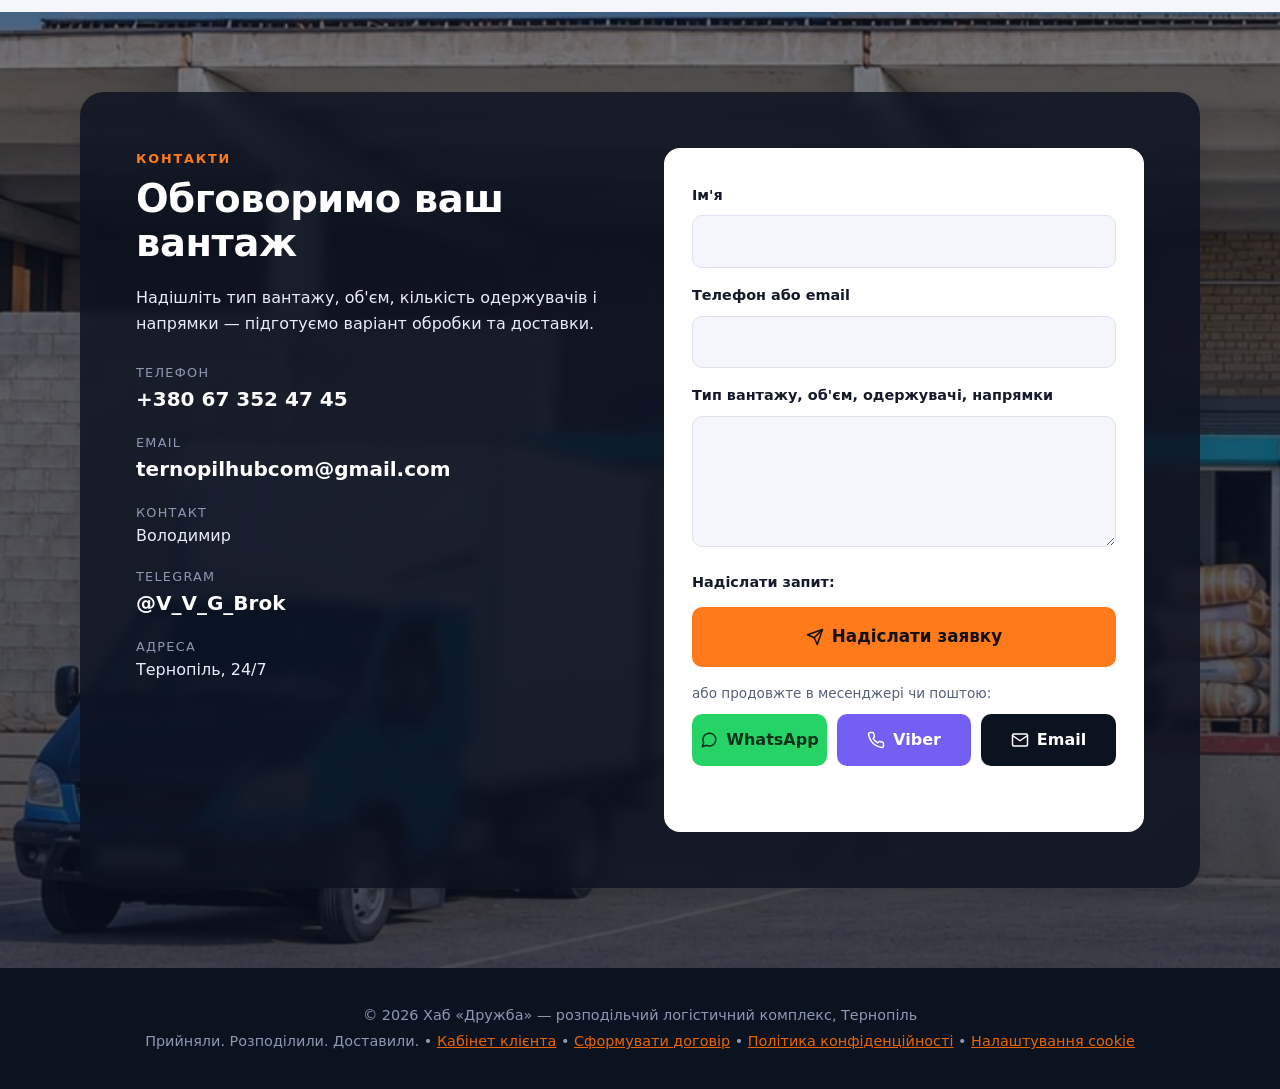
<file: tp-hub-landing/index.html>
<!DOCTYPE html>
<html lang="uk"><head><meta charset="UTF-8"><meta name="viewport" content="width=device-width, initial-scale=1">
<title>Хаб «Дружба» — переадресація</title>
<meta name="robots" content="noindex">
<link rel="canonical" href="https://ternopil-hub.com/">
<meta http-equiv="refresh" content="0; url=/">
<script>
  // Зберігаємо початковий реферер і параметри (gclid, UTM) та переходимо на головну
  try { if (document.referrer) sessionStorage.setItem('orig_ref', document.referrer); } catch (e) { /* ignore */ }
  location.replace('/' + location.search + location.hash);
</script>
</head><body><p><a href="/">Перейти на головну</a></p></body></html>
</file>
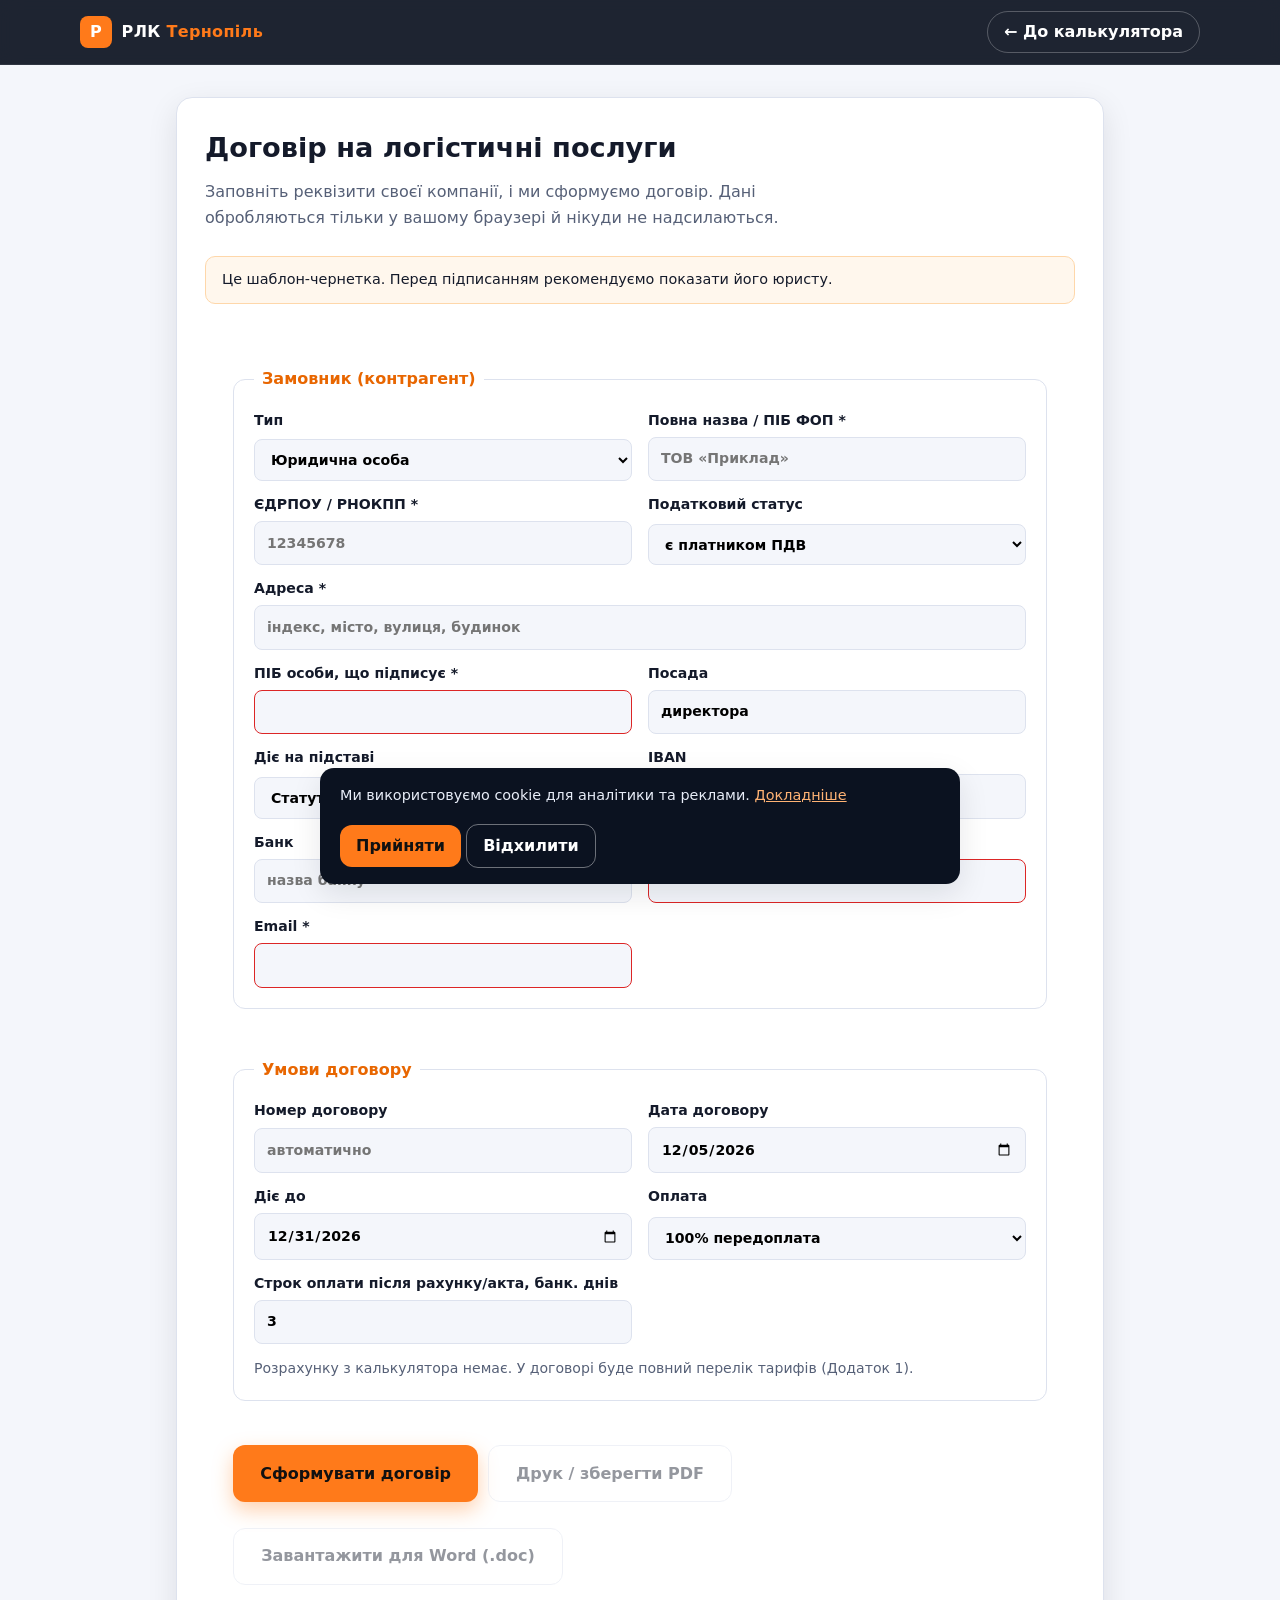
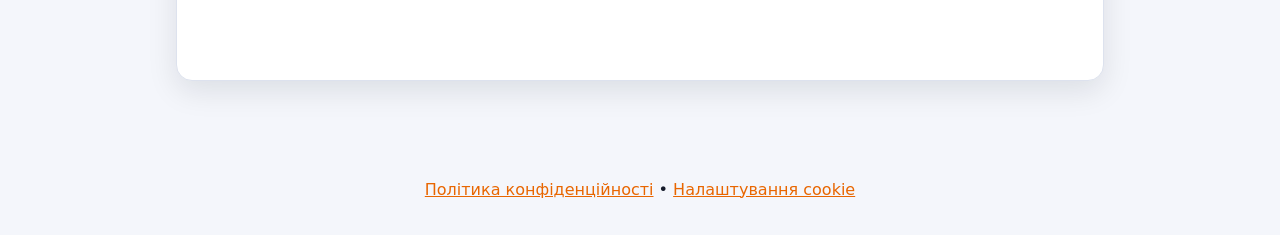
<file: contract.html>
<!DOCTYPE html>
<html lang="uk">
<head>
  <meta charset="UTF-8">
  <meta name="viewport" content="width=device-width, initial-scale=1">
  <title>Формування договору — Розподільчий логістичний комплекс</title>
  <meta name="robots" content="noindex">
  <link rel="stylesheet" href="style.css?v=15">
  <link rel="stylesheet" href="contract.css?v=11">
</head>
<body class="contract-page">
  <header class="site-header no-print">
    <div class="container bar">
      <a class="logo" href="./"><span class="mark">Р</span><span>РЛК <b>Тернопіль</b></span></a>
      <a class="nav-phone" href="./#calculator">← До калькулятора</a>
    </div>
  </header>

  <main class="container wrap">
    <section class="no-print form-card">
      <h1>Договір на логістичні послуги</h1>
      <p class="sub">Заповніть реквізити своєї компанії, і ми сформуємо договір. Дані обробляються тільки у вашому браузері й нікуди не надсилаються.</p>
      <p class="warn">Це шаблон-чернетка. Перед підписанням рекомендуємо показати його юристу.</p>

      <form id="cform" novalidate>
        <fieldset>
          <legend>Замовник (контрагент)</legend>
          <div class="fgrid">
            <label>Тип
              <select name="type"><option value="le">Юридична особа</option><option value="fop">ФОП</option></select>
            </label>
            <label>Повна назва / ПІБ ФОП *<input name="name" required autocomplete="organization" placeholder="ТОВ «Приклад»"></label>
            <label>ЄДРПОУ / РНОКПП *<input name="code" required inputmode="numeric" placeholder="12345678"></label>
            <label>Податковий статус
              <select name="tax"><option>є платником ПДВ</option><option>є платником єдиного податку</option><option>є платником податку на прибуток</option></select>
            </label>
            <label class="wide">Адреса *<input name="address" required autocomplete="street-address" placeholder="індекс, місто, вулиця, будинок"></label>
            <label>ПІБ особи, що підписує *<input name="rep" required autocomplete="name"></label>
            <label>Посада<input name="position" value="директора"></label>
            <label>Діє на підставі
              <select name="basis"><option>Статуту</option><option>виписки з ЄДР</option><option>довіреності</option></select>
            </label>
            <label>IBAN<input name="iban" placeholder="UA…" autocapitalize="characters"></label>
            <label>Банк<input name="bank" placeholder="назва банку"></label>
            <label>Телефон *<input name="phone" required type="tel" autocomplete="tel"></label>
            <label>Email *<input name="email" required type="email" autocomplete="email"></label>
          </div>
        </fieldset>

        <fieldset>
          <legend>Умови договору</legend>
          <div class="fgrid">
            <label>Номер договору<input name="num" placeholder="автоматично"></label>
            <label>Дата договору<input name="date" type="date"></label>
            <label>Діє до<input name="until" type="date"></label>
            <label>Оплата
              <select name="pay">
                <option value="100">100% передоплата</option>
                <option value="50">50% передоплата, 50% після надання послуг</option>
                <option value="post">Післяоплата за актом</option>
              </select>
            </label>
            <label>Строк оплати після рахунку/акта, банк. днів<input name="payDays" type="number" min="1" value="3"></label>
          </div>
          <p class="hint" id="calc-hint"></p>
        </fieldset>

        <div class="actions">
          <button class="btn" type="submit">Сформувати договір</button>
          <button class="btn ghost-dark2" type="button" id="btn-print" disabled>Друк / зберегти PDF</button>
          <button class="btn ghost-dark2" type="button" id="btn-doc" disabled>Завантажити для Word (.doc)</button>
        </div>
        <p class="form-status" id="cstatus" role="status"></p>
      </form>
    </section>

    <article id="doc" class="doc" hidden></article>
  </main>

  <script src="prices.js?v=15"></script>
  <script src="contract-core.js?v=15"></script>
  <script src="analytics.js?v=1"></script>
  <script src="contract.js?v=12"></script>
  <p style="text-align:center;margin:2rem 0"><a href="privacy.html">Політика конфіденційності</a> &bull; <a href="#" data-cookie-settings>Налаштування cookie</a></p>
</body>
</html>
</file>
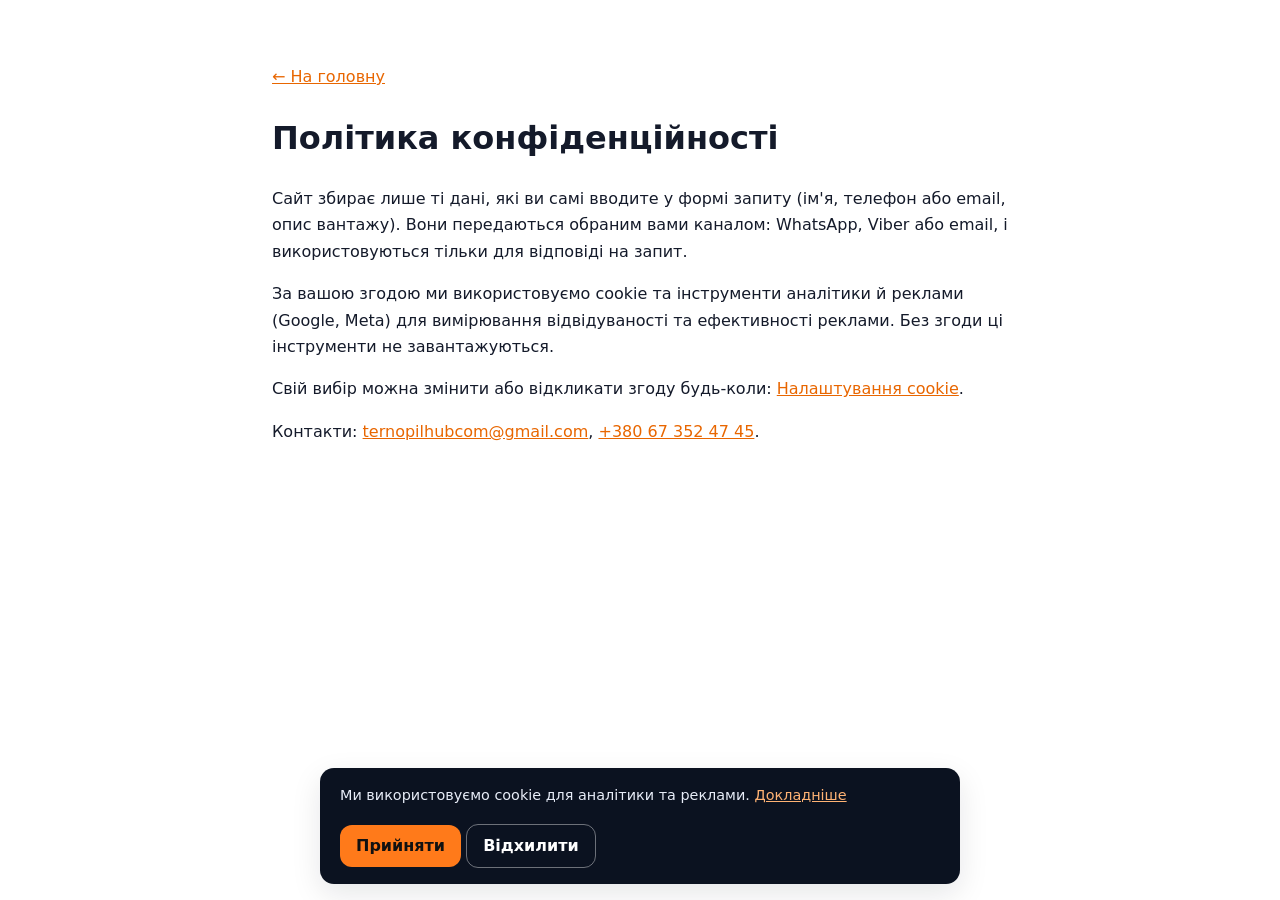
<file: privacy.html>
<!DOCTYPE html>
<html lang="uk"><head><meta charset="UTF-8"><meta name="viewport" content="width=device-width, initial-scale=1">
<title>Політика конфіденційності</title><meta name="robots" content="noindex">
<link rel="stylesheet" href="style.css?v=15"></head>
<body><main class="container" style="padding:3rem 0;max-width:46rem">
<p><a href="./">← На головну</a></p>
<h1>Політика конфіденційності</h1>
<p>Сайт збирає лише ті дані, які ви самі вводите у формі запиту (ім'я, телефон або email, опис вантажу). Вони передаються обраним вами каналом: WhatsApp, Viber або email, і використовуються тільки для відповіді на запит.</p>
<p>За вашою згодою ми використовуємо cookie та інструменти аналітики й реклами (Google, Meta) для вимірювання відвідуваності та ефективності реклами. Без згоди ці інструменти не завантажуються.</p>
<p>Свій вибір можна змінити або відкликати згоду будь-коли: <a href="#" data-cookie-settings>Налаштування cookie</a>.</p>
<p>Контакти: <a href="mailto:ternopilhubcom@gmail.com">ternopilhubcom@gmail.com</a>, <a href="tel:+380673524745">+380 67 352 47 45</a>.</p>
</main>
<script src="/analytics.js?v=1"></script>
</body></html>
</file>
<file: style.css>
:root {
  --navy: #0b1220; --navy-2: #121b2f; --accent: #ff7a1a; --accent-d: #e86600;
  --bg: #ffffff; --bg-alt: #f4f6fb; --text: #141a2a; --muted: #566077; --border: #dde2ee;
  --radius: 16px; --shadow: 0 10px 30px rgba(11,18,32,.10);
}
* { box-sizing: border-box; }
html { scroll-behavior: smooth; scroll-padding-top: 4.5rem; }
body { margin: 0; font-family: "Inter", system-ui, -apple-system, "Segoe UI", Roboto, sans-serif; color: var(--text); background: var(--bg); line-height: 1.65; }
img { max-width: 100%; height: auto; display: block; }
a { color: var(--accent-d); }
:focus-visible { outline: 3px solid var(--accent); outline-offset: 3px; }
.container { width: min(100% - 2.5rem, 70rem); margin-inline: auto; }
.skip { position: absolute; left: -999px; top: 0; background: var(--accent); color: #111; padding: .5rem 1rem; z-index: 100; }
.skip:focus { left: 0; }

/* Header */
.site-header { position: sticky; top: 0; z-index: 50; background: rgba(11,18,32,.92); backdrop-filter: blur(10px); border-bottom: 1px solid rgba(255,255,255,.08); }
.bar { display: flex; align-items: center; justify-content: space-between; gap: 1.25rem; min-height: 4rem; }
.logo { display: flex; align-items: center; gap: .6rem; color: #fff; text-decoration: none; font-weight: 600; letter-spacing: .02em; }
.logo b { color: var(--accent); }
.mark { display: grid; place-items: center; width: 2rem; height: 2rem; border-radius: 8px; background: var(--accent); color: #fff; font-weight: 800; }
nav ul { display: flex; gap: 1.5rem; list-style: none; margin: 0; padding: 0; }
nav a { color: #c9d1e3; text-decoration: none; font-size: .95rem; }
nav a:hover { color: #fff; }
.nav-phone { color: #fff; text-decoration: none; font-weight: 600; border: 1px solid rgba(255,255,255,.25); padding: .45rem 1rem; border-radius: 999px; white-space: nowrap; }
.nav-phone:hover { background: var(--accent); border-color: var(--accent); color: #111; }

/* Hero */
.hero { position: relative; color: #fff; padding: 7rem 0 9rem;
  background: linear-gradient(100deg, rgba(11,18,32,.92) 0%, rgba(11,18,32,.75) 45%, rgba(11,18,32,.35) 100%), url("img/hub-ramp.jpg") center / cover no-repeat;
  background: linear-gradient(100deg, rgba(11,18,32,.92) 0%, rgba(11,18,32,.75) 45%, rgba(11,18,32,.35) 100%), image-set(url("img/hub-ramp.webp") type("image/webp"), url("img/hub-ramp.jpg") type("image/jpeg")) center / cover no-repeat; }
.eyebrow { display: inline-block; margin: 0 0 1.25rem; padding: .35rem .9rem; border: 1px solid rgba(255,255,255,.3); border-radius: 999px; font-size: .85rem; letter-spacing: .06em; text-transform: uppercase; color: #ffd2ad; }
.hero h1 { font-size: clamp(2.2rem, 6vw, 4rem); line-height: 1.08; margin: 0 0 1.25rem; max-width: 18ch; letter-spacing: -.01em; }
.hero h1 span { color: var(--accent); }
.lead { font-size: 1.15rem; color: #d3dae9; max-width: 38rem; margin: 0 0 2rem; }
.actions { display: flex; gap: .75rem; flex-wrap: wrap; }
.slogan { margin: 2rem 0 0; font-weight: 600; letter-spacing: .04em; color: #ffd2ad; }
.btn { display: inline-block; padding: .9rem 1.7rem; background: var(--accent); color: #111; font-weight: 700; border: 0; border-radius: 12px; text-decoration: none; cursor: pointer; font: inherit; font-weight: 700; transition: transform .15s, background .15s; box-shadow: 0 8px 20px rgba(255,122,26,.35); }
.btn:hover { background: var(--accent-d); transform: translateY(-2px); }
.btn.ghost { background: transparent; color: #fff; box-shadow: none; border: 1px solid rgba(255,255,255,.4); }
.btn.ghost:hover { background: rgba(255,255,255,.12); }

/* KPI strip */
.kpis { display: grid; grid-template-columns: repeat(4, 1fr); margin: -4rem 0 0; padding: 0; position: relative; z-index: 2; background: #fff; border-radius: var(--radius); box-shadow: var(--shadow); overflow: hidden; }
.kpis div { padding: 1.6rem 1rem; text-align: center; border-right: 1px solid var(--border); }
.kpis div:last-child { border-right: 0; }
.kpis dd { margin: 0; font-size: clamp(1.5rem, 3vw, 2.2rem); font-weight: 800; color: var(--accent-d); line-height: 1.1; }
.kpis dt { margin-top: .3rem; color: var(--muted); font-size: .9rem; }

/* Sections */
.section { padding: 5rem 0; }
.section.alt { background: var(--bg-alt); }
.section.dark { background: var(--navy); color: #e8edf8; }
.section.dark .sub, .section.dark .kicker + h2 + p { color: #b4bdd2; }
.kicker { margin: 0 0 .5rem; color: var(--accent); font-weight: 700; letter-spacing: .14em; text-transform: uppercase; font-size: .8rem; }
h2 { font-size: clamp(1.6rem, 3.6vw, 2.4rem); line-height: 1.15; margin: 0 0 1.25rem; letter-spacing: -.01em; max-width: 26ch; }
.sub { color: var(--muted); margin: 0 0 1.5rem; max-width: 36rem; }
.grid { list-style: none; padding: 0; margin: 2rem 0 0; display: grid; gap: 1.25rem; }
.audience { grid-template-columns: repeat(4, 1fr); }
.services { grid-template-columns: repeat(3, 1fr); }
.card { background: #fff; border: 1px solid var(--border); border-radius: var(--radius); padding: 1.6rem; box-shadow: 0 2px 8px rgba(11,18,32,.04); transition: transform .2s, box-shadow .2s; }
.card:hover { transform: translateY(-4px); box-shadow: var(--shadow); }
.card h3 { margin: .9rem 0 .4rem; font-size: 1.1rem; line-height: 1.3; }
.card p { margin: 0; color: var(--muted); }
.services .card { border-top: 3px solid var(--accent); }
.services .card h3 { margin-top: 0; }
.icon { width: 2.8rem; height: 2.8rem; padding: .6rem; border-radius: 12px; background: #fff1e6; fill: none; stroke: var(--accent-d); stroke-width: 1.8; stroke-linecap: round; stroke-linejoin: round; }

/* Split blocks */
.split { display: grid; grid-template-columns: 1fr 1fr; gap: 3.5rem; align-items: center; }
.split.rev > img { order: -1; }
.shot { width: 100%; border-radius: var(--radius); box-shadow: 0 20px 40px rgba(0,0,0,.25); max-height: 30rem; object-fit: cover; }
.timeline { list-style: none; counter-reset: s; padding: 0; margin: 1.5rem 0 0; border-left: 2px solid rgba(255,255,255,.18); }
.timeline li { counter-increment: s; position: relative; padding: 0 0 1.4rem 2.2rem; color: #c3cbdd; }
.timeline li:last-child { padding-bottom: 0; }
.timeline li::before { content: counter(s); position: absolute; left: -1rem; top: -.1rem; width: 2rem; height: 2rem; border-radius: 50%; background: var(--accent); color: #111; font-weight: 800; display: grid; place-items: center; }
.timeline b { color: #fff; }
.facts { list-style: none; padding: 0; margin: 1.5rem 0 0; display: grid; gap: .75rem; }
.facts li { position: relative; padding-left: 2rem; }
.facts li::before { content: ""; position: absolute; left: 0; top: .45rem; width: 1rem; height: 1rem; border-radius: 50%; background: var(--accent); box-shadow: 0 0 0 4px rgba(255,122,26,.2); }
.facts b { color: var(--accent-d); }
.dark .facts b { color: #ffb374; }

/* Contacts */
.contact-box { display: grid; grid-template-columns: 1fr 1fr; gap: 3rem; align-items: start; background: linear-gradient(135deg, var(--navy), var(--navy-2)); color: #e8edf8; border-radius: 24px; padding: clamp(1.5rem, 5vw, 3.5rem); box-shadow: var(--shadow); }
.contact-box h2 { color: #fff; }
.contact-list { list-style: none; padding: 0; margin: 1.5rem 0 0; display: grid; gap: 1rem; }
.contact-list span { display: block; font-size: .8rem; text-transform: uppercase; letter-spacing: .1em; color: #8d98b3; }
.contact-list a { color: #fff; font-size: 1.25rem; font-weight: 700; text-decoration: none; }
.contact-list a:hover { color: var(--accent); }
form { display: grid; gap: .5rem; background: #fff; color: var(--text); padding: 1.75rem; border-radius: var(--radius); }
label { font-weight: 600; font-size: .9rem; margin-top: .5rem; }
input, textarea { width: 100%; font: inherit; padding: .75rem .9rem; border: 1px solid var(--border); border-radius: 10px; background: var(--bg-alt); }
input:focus, textarea:focus { outline: 2px solid var(--accent); background: #fff; }
form .btn { margin-top: 1rem; }

.site-footer { background: var(--navy); color: #8d98b3; padding: 2rem 0; font-size: .9rem; text-align: center; }
.site-footer p { margin: .2rem 0; }

@media (max-width: 900px) {
  nav { display: none; }
  .audience, .services { grid-template-columns: repeat(2, 1fr); }
  .split, .contact-box { grid-template-columns: 1fr; gap: 2rem; }
  .split.rev > img { order: 0; }
  .kpis { grid-template-columns: repeat(2, 1fr); }
  .kpis div:nth-child(2) { border-right: 0; }
  .kpis div:nth-child(-n+2) { border-bottom: 1px solid var(--border); }
  .hero { padding: 5rem 0 7rem; }
}
@media (max-width: 560px) {
  .audience, .services { grid-template-columns: 1fr; }
  .nav-phone { font-size: .85rem; padding: .4rem .7rem; }
  .section { padding: 3.5rem 0; }
}
@media (prefers-reduced-motion: reduce) { * { transition: none !important; scroll-behavior: auto !important; } }

/* Фонові фото секцій */
.section.bg { position: relative; background-size: cover; background-position: center; background-repeat: no-repeat; }
.section.dark.bg-truck { background-image: linear-gradient(rgba(11,18,32,.55), rgba(11,18,32,.72)), url("img/warehouse.jpg"); background-position: center 60%; }
.section.dark.bg-van { background-image: linear-gradient(90deg, rgba(11,18,32,.92), rgba(11,18,32,.65)), url("img/hub-truck.jpg"); }
.section.alt.bg-warehouse { background-image: linear-gradient(rgba(244,246,251,.80), rgba(244,246,251,.88)), url("img/hub-shelves2.jpg"); }
.section.bg-container { background-image: linear-gradient(rgba(255,255,255,.84), rgba(255,255,255,.92)), url("img/hub-shelves.jpg"); }
.section.bg-contact { background-image: linear-gradient(rgba(11,18,32,.55), rgba(11,18,32,.75)), url("img/hub-truck.jpg"); background-position: center; }
.bg-contact .contact-box { background: rgba(11,18,32,.82); backdrop-filter: blur(6px); }

/* Кнопки месенджерів */
.send-title { margin: 1rem 0 .25rem; font-weight: 600; font-size: .9rem; }
.send-btns { display: grid; grid-template-columns: repeat(auto-fit, minmax(7rem, 1fr)); gap: .6rem; }
.send { padding: .8rem .5rem; border: 0; border-radius: 10px; color: #fff; font: inherit; font-weight: 700; cursor: pointer; transition: transform .15s, filter .15s; }
.send:hover { transform: translateY(-2px); filter: brightness(1.08); }
.send.wa { background: #25d366; color: #06311a; }
.send.vb { background: #7360f2; }
.send.em { background: var(--navy); }
.form-status { min-height: 1.4rem; margin: .5rem 0 0; font-size: .85rem; color: var(--muted); }
@media (max-width: 420px) { .send-btns { grid-template-columns: 1fr; } }

/* Швидкий зв'язок (телефон) і згода на cookie */
.fab { display: none; }
@media (max-width: 760px) {
  .fab { position: fixed; left: 0; right: 0; bottom: 0; z-index: 60; display: grid; grid-template-columns: 1fr 1fr; gap: .5rem; padding: .6rem; background: rgba(11,18,32,.95); }
  .fab a { text-align: center; padding: .8rem; border-radius: 10px; font-weight: 700; text-decoration: none; }
  .fab-call { background: var(--accent); color: #111; }
  .fab-wa { background: #25d366; color: #06311a; }
  .site-footer { padding-bottom: 5rem; }
}
.consent { position: fixed; left: 1rem; right: 1rem; bottom: 1rem; z-index: 70; max-width: 40rem; margin-inline: auto; display: flex; gap: 1rem; align-items: center; justify-content: space-between; flex-wrap: wrap; padding: 1rem 1.25rem; background: var(--navy); color: #e8edf8; border-radius: 14px; box-shadow: var(--shadow); }
.consent[hidden] { display: none; }
.consent p { margin: 0; font-size: .9rem; }
.consent a { color: #ffb374; }
.consent .btn { padding: .5rem 1rem; box-shadow: none; }
@media (max-width: 760px) { .consent { bottom: 4.6rem; } }
.send.tg { background: #229ed9; }
.send[hidden] { display: none; }

.send { display: inline-flex; align-items: center; justify-content: center; gap: .5rem; }
.si { width: 18px; height: 18px; max-width: 18px; fill: none; stroke: currentColor; stroke-width: 2; stroke-linecap: round; stroke-linejoin: round; flex: none; }
.send-btns { grid-template-columns: repeat(3, 1fr); }
.send.tg { grid-column: 1 / -1; padding: 1rem; font-size: 1.05rem; color: #fff; }
.send.tg[hidden] { display: none; }
/* Головна кнопка форми: заявка йде напряму через Telegram-бота, месенджер користувачу не потрібен */
.send.tg { background: var(--accent); color: #111; }
.send-alt { grid-column: 1 / -1; margin: .35rem 0 0; font-size: .85rem; color: var(--muted); }
.send-alt[hidden] { display: none; }
@media (max-width: 420px) { .send-btns { grid-template-columns: 1fr; } }

/* Меню на телефоні */
.burger { display: none; width: 2.5rem; height: 2.5rem; padding: .6rem; background: transparent; border: 1px solid rgba(255,255,255,.25); border-radius: 10px; cursor: pointer; flex-direction: column; justify-content: space-between; }
.burger span { display: block; height: 2px; background: #fff; border-radius: 2px; transition: transform .2s, opacity .2s; }
.burger[aria-expanded="true"] span:nth-child(1) { transform: translateY(7px) rotate(45deg); }
.burger[aria-expanded="true"] span:nth-child(2) { opacity: 0; }
.burger[aria-expanded="true"] span:nth-child(3) { transform: translateY(-7px) rotate(-45deg); }
@media (max-width: 900px) {
  .burger { display: flex; margin-left: auto; }
  nav { display: none; position: absolute; top: 100%; left: 0; right: 0; background: var(--navy); border-bottom: 1px solid rgba(255,255,255,.1); }
  nav.open { display: block; }
  nav ul { flex-direction: column; gap: 0; padding: .5rem 1.25rem 1rem; }
  nav a { display: block; padding: .8rem 0; font-size: 1.05rem; }
}
/* FAQ */
.narrow { max-width: 48rem; }
.qa { background: #fff; border: 1px solid var(--border); border-radius: 12px; margin-bottom: .75rem; }
.qa summary { cursor: pointer; padding: 1rem 3rem 1rem 1.25rem; font-weight: 600; list-style: none; position: relative; }
.qa summary::-webkit-details-marker { display: none; }
.qa summary::after { content: "+"; position: absolute; right: 1.25rem; top: .7rem; font-size: 1.5rem; color: var(--accent-d); }
.qa[open] summary::after { content: "\2212"; }
.qa p { margin: 0; padding: 0 1.25rem 1.1rem; color: var(--muted); }
/* Поява блоків */
.js [data-reveal] { opacity: 0; transform: translateY(24px); transition: opacity .6s ease, transform .6s ease; }
.js [data-reveal].in { opacity: 1; transform: none; }
@media (prefers-reduced-motion: reduce) { .js [data-reveal] { opacity: 1; transform: none; transition: none; } }

/* Калькулятор */
.calc { display: grid; grid-template-columns: 1.3fr 1fr; gap: 2rem; align-items: start; margin-top: 1.5rem; }
.calc-group { margin: 1.5rem 0 .5rem; font-size: 1rem; color: var(--accent-d); text-transform: uppercase; letter-spacing: .08em; }
.calc-group:first-child { margin-top: 0; }
.calc-row { display: flex; justify-content: space-between; align-items: center; gap: 1rem; padding: .7rem 0; border-bottom: 1px solid var(--border); }
.calc-name { display: block; font-weight: 600; }
.calc-name small { display: block; font-weight: 400; color: var(--muted); font-size: .82rem; }
.calc input[type=number], .calc select { font: inherit; padding: .55rem .7rem; border: 1px solid var(--border); border-radius: 8px; background: #fff; width: 6.5rem; }
.calc-pair, .calc-stack { display: flex; gap: .5rem; }
.calc-stack { flex-direction: column; align-items: stretch; }
.calc-stack select { width: 15rem; max-width: 100%; }
.calc-stack input { width: 100%; }
.calc-result { position: sticky; top: 5rem; background: var(--navy); color: #e8edf8; border-radius: 20px; padding: 1.5rem; box-shadow: var(--shadow); }
.calc-result h3 { margin: 0 0 1rem; color: #fff; }
.calc-lines { list-style: none; padding: 0; margin: 0 0 1rem; display: grid; gap: .5rem; font-size: .92rem; }
.calc-lines li { display: flex; justify-content: space-between; gap: 1rem; }
.calc-lines em { display: block; font-style: normal; color: #8d98b3; font-size: .8rem; }
.calc-lines .empty { color: #8d98b3; }
.calc-total { display: grid; gap: .2rem; padding-top: 1rem; border-top: 1px solid rgba(255,255,255,.15); font-size: .85rem; color: #b4bdd2; }
.calc-total strong { font-size: 1.9rem; color: var(--accent); }
.calc-vat { display: block; margin: .8rem 0; font-size: .9rem; font-weight: 400; }
.calc-result .btn { width: 100%; margin-top: .5rem; text-align: center; }
.calc-result .btn[disabled] { opacity: .45; cursor: not-allowed; transform: none; }
.ghost-dark { background: transparent; color: #fff; border: 1px solid rgba(255,255,255,.35); box-shadow: none; }
.calc-note { font-size: .78rem; color: #8d98b3; margin: .9rem 0 0; }
@media (max-width: 900px) { .calc { grid-template-columns: 1fr; } .calc-result { position: static; } .calc-stack select { width: 100%; } }

.calc .mini { display: grid; gap: .15rem; margin: 0; font-size: .75rem; font-weight: 600; color: var(--muted); }
.calc .mini[hidden] { display: none; }
.calc-stack .mini { grid-template-columns: 1fr; }
.calc-vat input { width: auto; display: inline-block; margin: 0 .5rem 0 0; vertical-align: middle; }
.calc-vat { font-weight: 400; }
.calc-lines li b { white-space: nowrap; }

/* Пропозиція ціни від клієнта */
.calc-offer { margin: .9rem 0; padding: .9rem; border: 1px dashed rgba(255,255,255,.3); border-radius: 12px; display: grid; gap: .5rem; }
.calc-offer label { display: grid; gap: .25rem; font-size: .8rem; font-weight: 600; color: #c9d1e3; margin: 0; }
.calc-offer input { width: 100%; font: inherit; padding: .55rem .7rem; border-radius: 8px; border: 1px solid #2c3550; background: #fff; color: #141a2a; }
.offer-line { font-size: .84rem; color: #b4bdd2; min-height: 0; } .offer-line.on { color: #ffd2ad; }
.calc .calc-offer input { width: 100%; }

.gallery { list-style: none; margin: 1.5rem 0 0; padding: 0; display: grid; grid-template-columns: repeat(auto-fit, minmax(14rem, 1fr)); gap: 1rem; }
.gallery img { width: 100%; height: 16rem; object-fit: cover; border-radius: var(--radius); box-shadow: 0 10px 24px rgba(0,0,0,.15); display: block; }

/* Блок для виробників */
.mfr { background: linear-gradient(180deg, #fff4ea, #fff); border-top: 4px solid var(--accent, #ff7a1a); }
.mfr .sub { max-width: 46rem; }
.mfr .actions { margin-top: 1.5rem; display: flex; flex-wrap: wrap; gap: .75rem; }
.mfr .btn.ghost { color: var(--navy); border-color: rgba(11,18,32,.35); }
.mfr .btn.ghost:hover { background: rgba(11,18,32,.07); }
</file>
<file: contract.css>
.contract-page { background: var(--bg-alt); }
.wrap { padding: 2rem 0 4rem; max-width: 58rem; }
.form-card { background: #fff; border: 1px solid var(--border); border-radius: 16px; padding: 1.75rem; box-shadow: var(--shadow); }
.form-card h1 { margin: 0 0 .5rem; font-size: 1.7rem; }
.warn { background: #fff7ed; border: 1px solid #fed7aa; padding: .7rem 1rem; border-radius: 10px; font-size: .9rem; }
fieldset { border: 1px solid var(--border); border-radius: 12px; margin: 1.25rem 0; padding: 1rem 1.25rem 1.25rem; }
legend { font-weight: 700; padding: 0 .5rem; color: var(--accent-d); }
.fgrid { display: grid; grid-template-columns: repeat(2, 1fr); gap: .75rem 1rem; }
.fgrid label { display: grid; gap: .3rem; font-weight: 600; font-size: .88rem; margin: 0; }
.fgrid .wide { grid-column: 1 / -1; }
.fgrid input, .fgrid select { font: inherit; padding: .6rem .75rem; border: 1px solid var(--border); border-radius: 8px; background: var(--bg-alt); width: 100%; }
.fgrid input:invalid:not(:placeholder-shown) { border-color: #dc2626; }
.hint { color: var(--muted); font-size: .88rem; margin: .8rem 0 0; }
.actions { display: flex; flex-wrap: wrap; gap: .6rem; }
.ghost-dark2 { background: #fff; color: var(--text); border: 1px solid var(--border); box-shadow: none; }
.ghost-dark2[disabled] { opacity: .45; cursor: not-allowed; }
.contract-page .form-status { color: var(--muted); font-size: .9rem; }

.doc { margin-top: 2rem; background: #fff; color: #000; padding: 2.2cm 2cm; font: 12pt/1.45 "Times New Roman", Times, serif; box-shadow: var(--shadow); border-radius: 4px; }
.doc h1 { font-size: 15pt; text-align: center; margin: 0 0 .2cm; }
.doc h2 { font-size: 12pt; text-align: center; margin: .7cm 0 .2cm; }
.doc p { margin: 0 0 .22cm; text-align: justify; }
.doc .center { text-align: center; }
.doc .row { display: flex; justify-content: space-between; }
.doc table { width: 100%; border-collapse: collapse; margin: .3cm 0; font-size: 10.5pt; }
.doc th, .doc td { border: 1px solid #000; padding: 3px 6px; vertical-align: top; }
.doc th { background: #eee; }
.doc td.r { text-align: right; white-space: nowrap; }
.doc .sign { display: grid; grid-template-columns: 1fr 1fr; gap: 1cm; margin-top: .6cm; font-size: 11pt; }
.doc .sign p { text-align: left; }
.doc .pb { page-break-before: always; }

@media (max-width: 700px) { .fgrid { grid-template-columns: 1fr; } .doc { padding: 1rem; } }
@media print {
  .no-print, .site-header { display: none !important; }
  body, .contract-page { background: #fff; }
  .wrap { padding: 0; max-width: none; margin: 0; width: 100%; }
  .doc { box-shadow: none; margin: 0; padding: 0; }
  @page { size: A4; margin: 2cm; }
}
</file>
